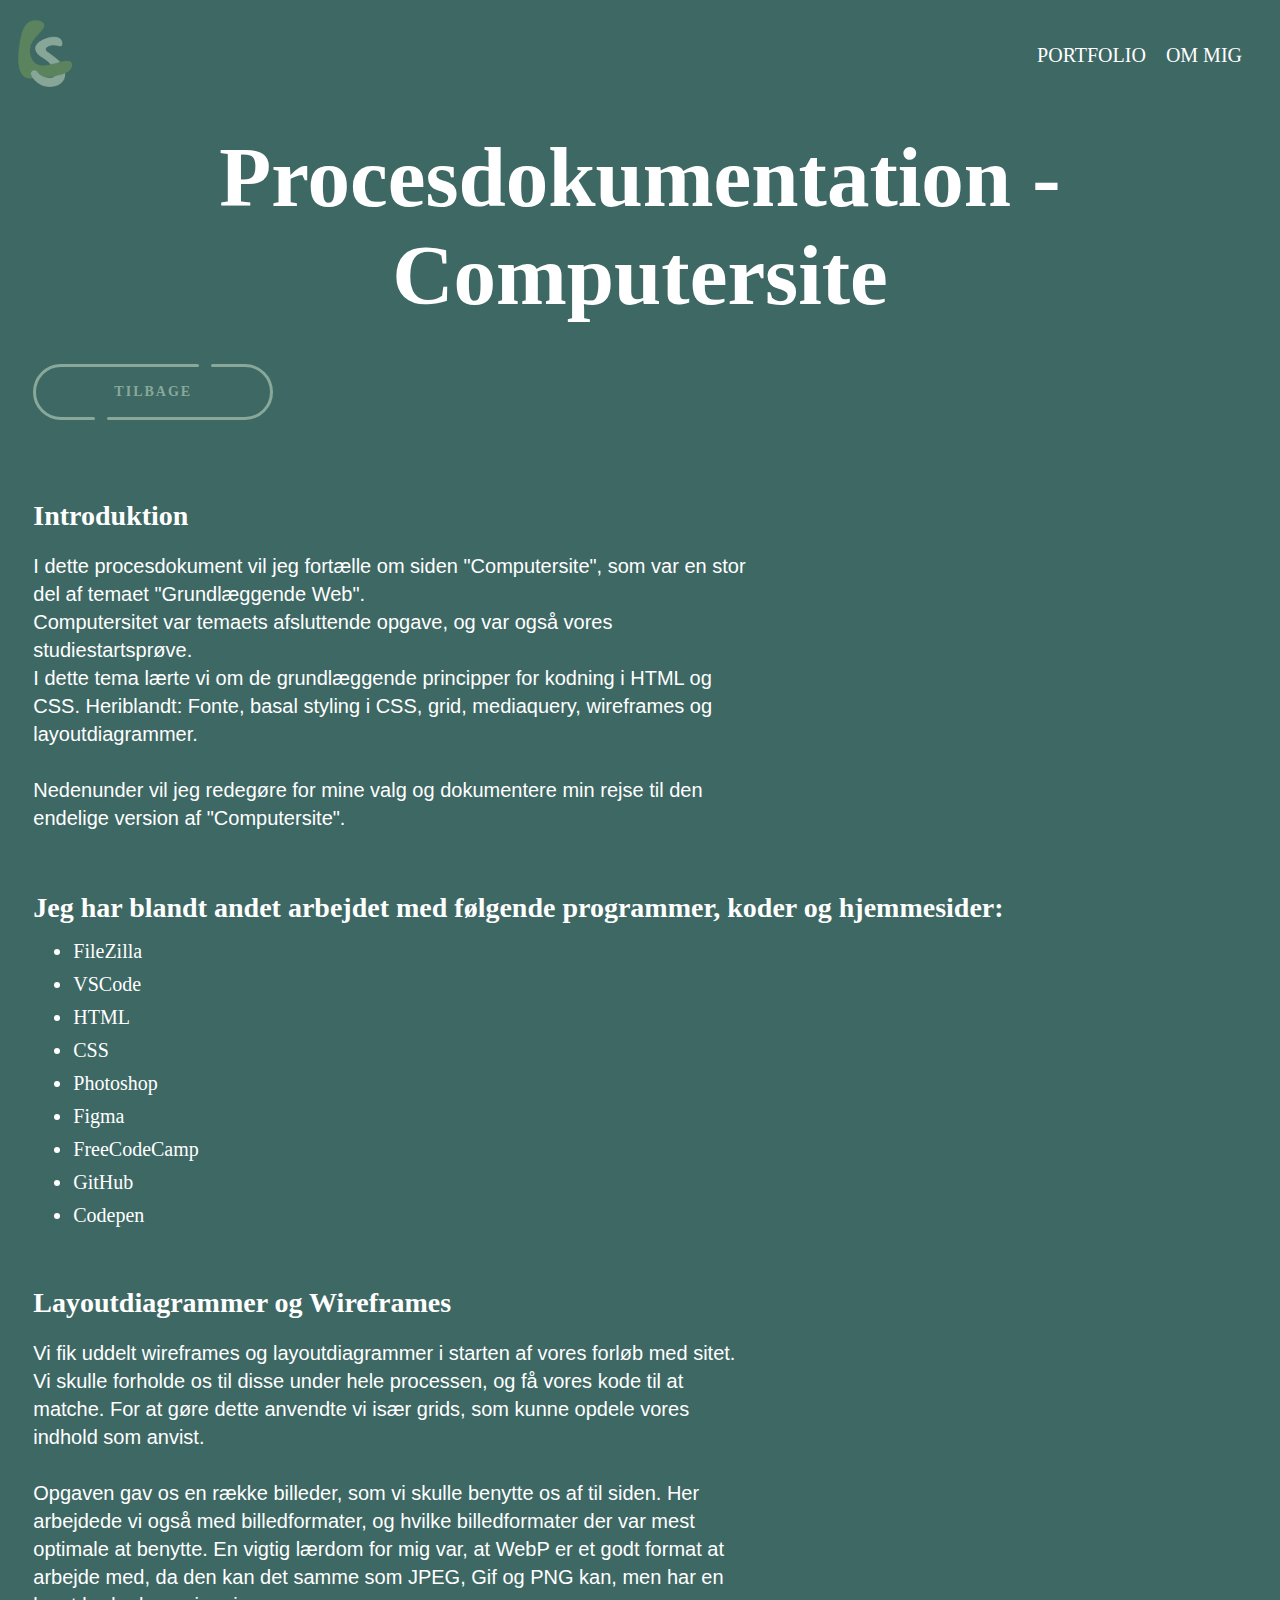
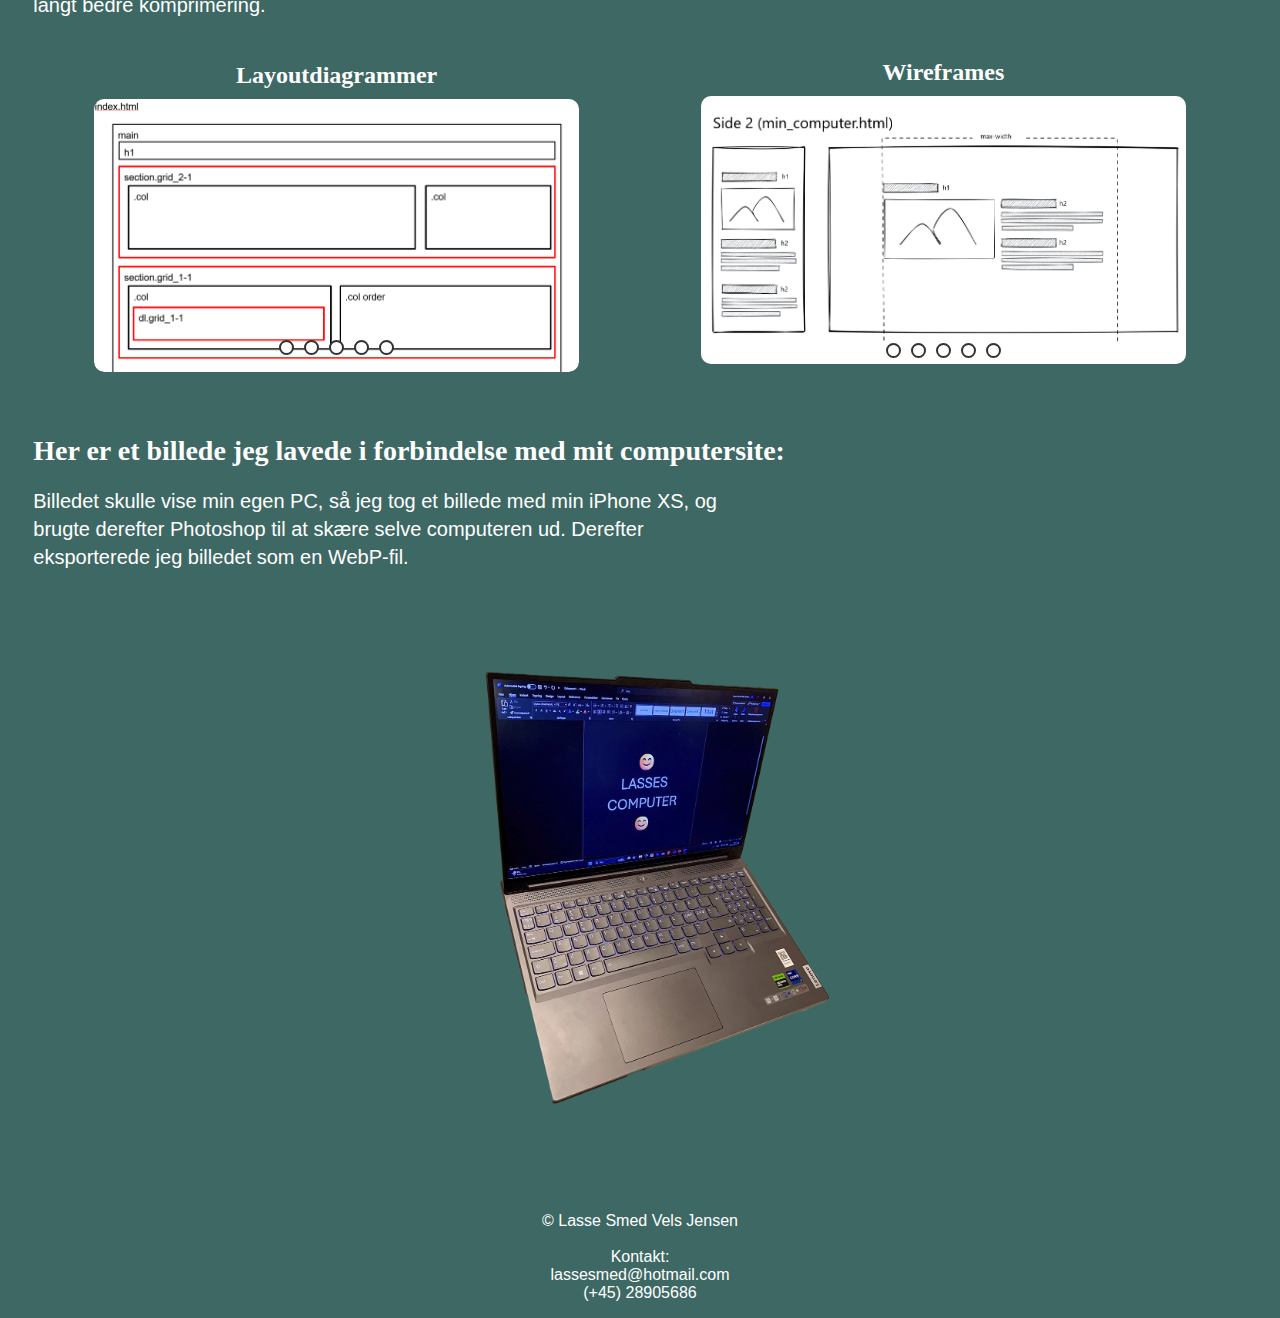
<file: computersite.html>
<!DOCTYPE html>
<html lang="da">

<head>
    <meta charset="UTF-8">
    <meta name="viewport" content="width=device-width, initial-scale=1.0">
    <meta name="robots" content="noindex">
    <link rel="stylesheet" href="general.css">
    <link rel="stylesheet" href="stylesheet.css">
    <link rel="stylesheet" href="stylesheetmobil.css">
    <link rel="icon" href="imgs/Logo4.webp" type="image/webp">
    <title>Computersite proces</title>
</head>

<body>


    <div class="header">
        <a href="index.html">
            <img class="navlogo" src="imgs/Logo4.webp" alt="logo">
        </a>
        <ul class="navlist">
            <li><a href="Portfolio.html">PORTFOLIO</a></li>
            <li><a href="about.html">OM MIG</a></li>
        </ul>
    </div>


    <div class="padding">

        <h1>Procesdokumentation - Computersite</h1>

        <div class="tilbageknap">
            <div class="tilbageknap">
                <a href="Portfolio.html" class="button type--C">
                    <div class="button__line"></div>
                    <div class="button__line"></div>
                    <span class="button__text">TILBAGE</span>
                    <div class="button__drow1"></div>
                    <div class="button__drow2"></div>
                </a>
            </div>
        </div>

        <h2 class="h2pc">Introduktion</h2>

        <p class="ppc">I dette procesdokument vil jeg fortælle om siden "Computersite", som var en stor del af temaet
            "Grundlæggende Web". <br>
            Computersitet var temaets afsluttende opgave, og var også vores studiestartsprøve. <br>
            I dette tema lærte vi om de grundlæggende principper for kodning i HTML og CSS. Heriblandt: Fonte, basal
            styling
            i CSS, grid, mediaquery, wireframes og layoutdiagrammer. <br> <br>
            Nedenunder vil jeg redegøre for mine valg og dokumentere min rejse til den endelige version af
            "Computersite".
        </p>

        <h2 class="h2pc"> Jeg har blandt andet arbejdet med følgende programmer, koder og hjemmesider:</h2>

        <ul>
            <li>FileZilla</li>
            <li>VSCode</li>
            <li>HTML</li>
            <li>CSS</li>
            <li>Photoshop</li>
            <li>Figma</li>
            <li>FreeCodeCamp</li>
            <li>GitHub</li>
            <li>Codepen</li>
        </ul>

        <h2 class="h2pc"> Layoutdiagrammer og Wireframes</h2>
        <p class="ppc">Vi fik uddelt wireframes og layoutdiagrammer i starten af vores forløb med sitet. Vi skulle
            forholde
            os til disse
            under hele processen, og få vores kode til at matche. For at gøre dette anvendte vi især grids, som kunne
            opdele
            vores indhold som anvist. <br> <br>

            Opgaven gav os en række billeder, som vi skulle benytte os af til siden. Her arbejdede vi også med
            billedformater, og hvilke billedformater der var mest optimale at benytte. En vigtig lærdom for mig var, at
            WebP er et godt format at arbejde med, da den kan det samme som JPEG, Gif og PNG kan, men har en langt bedre
            komprimering.
        </p>

        <div class="grid_1_1">
            <div class="slideshow-container">
                <h2>Layoutdiagrammer</h2>
                <div class="slideshow">
                    <input type="radio" name="slideshow1" id="slide1" checked>
                    <input type="radio" name="slideshow1" id="slide2">
                    <input type="radio" name="slideshow1" id="slide3">
                    <input type="radio" name="slideshow1" id="slide4">
                    <input type="radio" name="slideshow1" id="slide5">

                    <div class="slides">
                        <div class="slide" id="slide-1">
                            <img src="imgs/layoutdiagram1.png" alt="Billede 1">
                        </div>
                        <div class="slide" id="slide-2">
                            <img src="imgs/layoutdiagram2.png" alt="Billede 2">
                        </div>
                        <div class="slide" id="slide-3">
                            <img src="imgs/layoutdiagram3.png" alt="Billede 3">
                        </div>
                        <div class="slide" id="slide-4">
                            <img src="imgs/layoutdiagram4.png" alt="Billede 4">
                        </div>
                        <div class="slide" id="slide-5">
                            <img src="imgs/layoutdiagram5.png" alt="Billede 5">
                        </div>

                    </div>

                    <div class="navigation">
                        <label for="slide1" class="nav-btn"></label>
                        <label for="slide2" class="nav-btn"></label>
                        <label for="slide3" class="nav-btn"></label>
                        <label for="slide4" class="nav-btn"></label>
                        <label for="slide5" class="nav-btn"></label>
                    </div>
                </div>
            </div>



            <div class="slideshow-container">
                <h2>Wireframes</h2>
                <div class="slideshow">
                    <input type="radio" name="slideshow2" id="slide1-2" checked>
                    <input type="radio" name="slideshow2" id="slide2-2">
                    <input type="radio" name="slideshow2" id="slide3-2">
                    <input type="radio" name="slideshow2" id="slide4-2">
                    <input type="radio" name="slideshow2" id="slide5-2">

                    <div class="slides">
                        <div class="slide" id="slide-1-2">
                            <img src="imgs/wireframe1.png" alt="Billede 1">
                        </div>
                        <div class="slide" id="slide-2-2">
                            <img src="imgs/wireframe2.png" alt="Billede 2">
                        </div>
                        <div class="slide" id="slide-3-2">
                            <img src="imgs/wireframe3.png" alt="Billede 3">
                        </div>
                        <div class="slide" id="slide-4-2">
                            <img src="imgs/wireframe4.png" alt="Billede 4">
                        </div>
                        <div class="slide" id="slide-5-2">
                            <img src="imgs/wireframe5.png" alt="Billede 5">
                        </div>
                    </div>

                    <div class="navigation">
                        <label for="slide1-2" class="nav-btn"></label>
                        <label for="slide2-2" class="nav-btn"></label>
                        <label for="slide3-2" class="nav-btn"></label>
                        <label for="slide4-2" class="nav-btn"></label>
                        <label for="slide5-2" class="nav-btn"></label>
                    </div>
                </div>
            </div>

        </div>



        <h2 class="h2pc">Her er et billede jeg lavede i forbindelse med mit computersite:</h2>
        <p class="ppc">Billedet skulle vise min egen PC, så jeg tog et billede med min iPhone XS, og brugte derefter
            Photoshop til
            at
            skære selve computeren ud. Derefter eksporterede jeg billedet som en WebP-fil.</p>


        <img class="pc" src="imgs/Lassescomputercut.webp" alt="">
    </div>


    <footer>

        <p> © Lasse Smed Vels Jensen <br><br>
            Kontakt: <br>
            lassesmed@hotmail.com <br>
            (+45) 28905686</p>
    </footer>

</body>

</html>
</file>
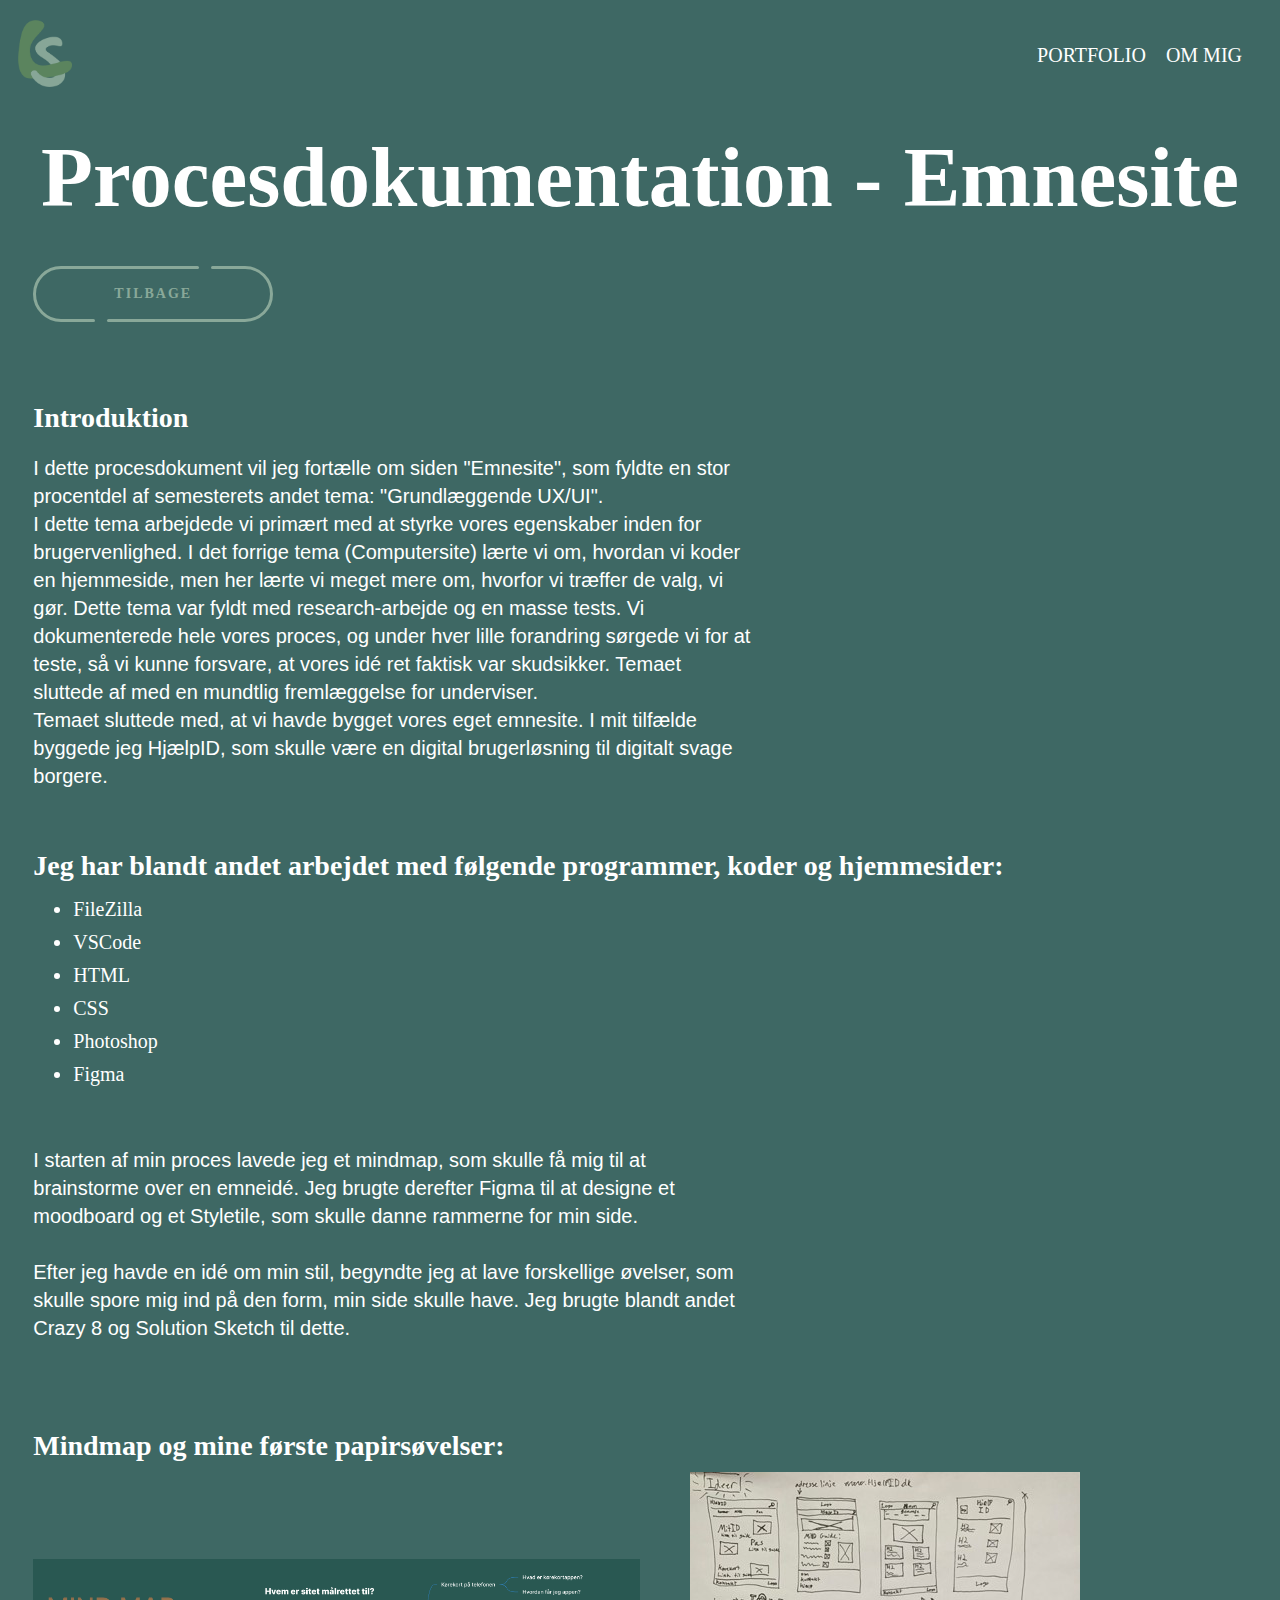
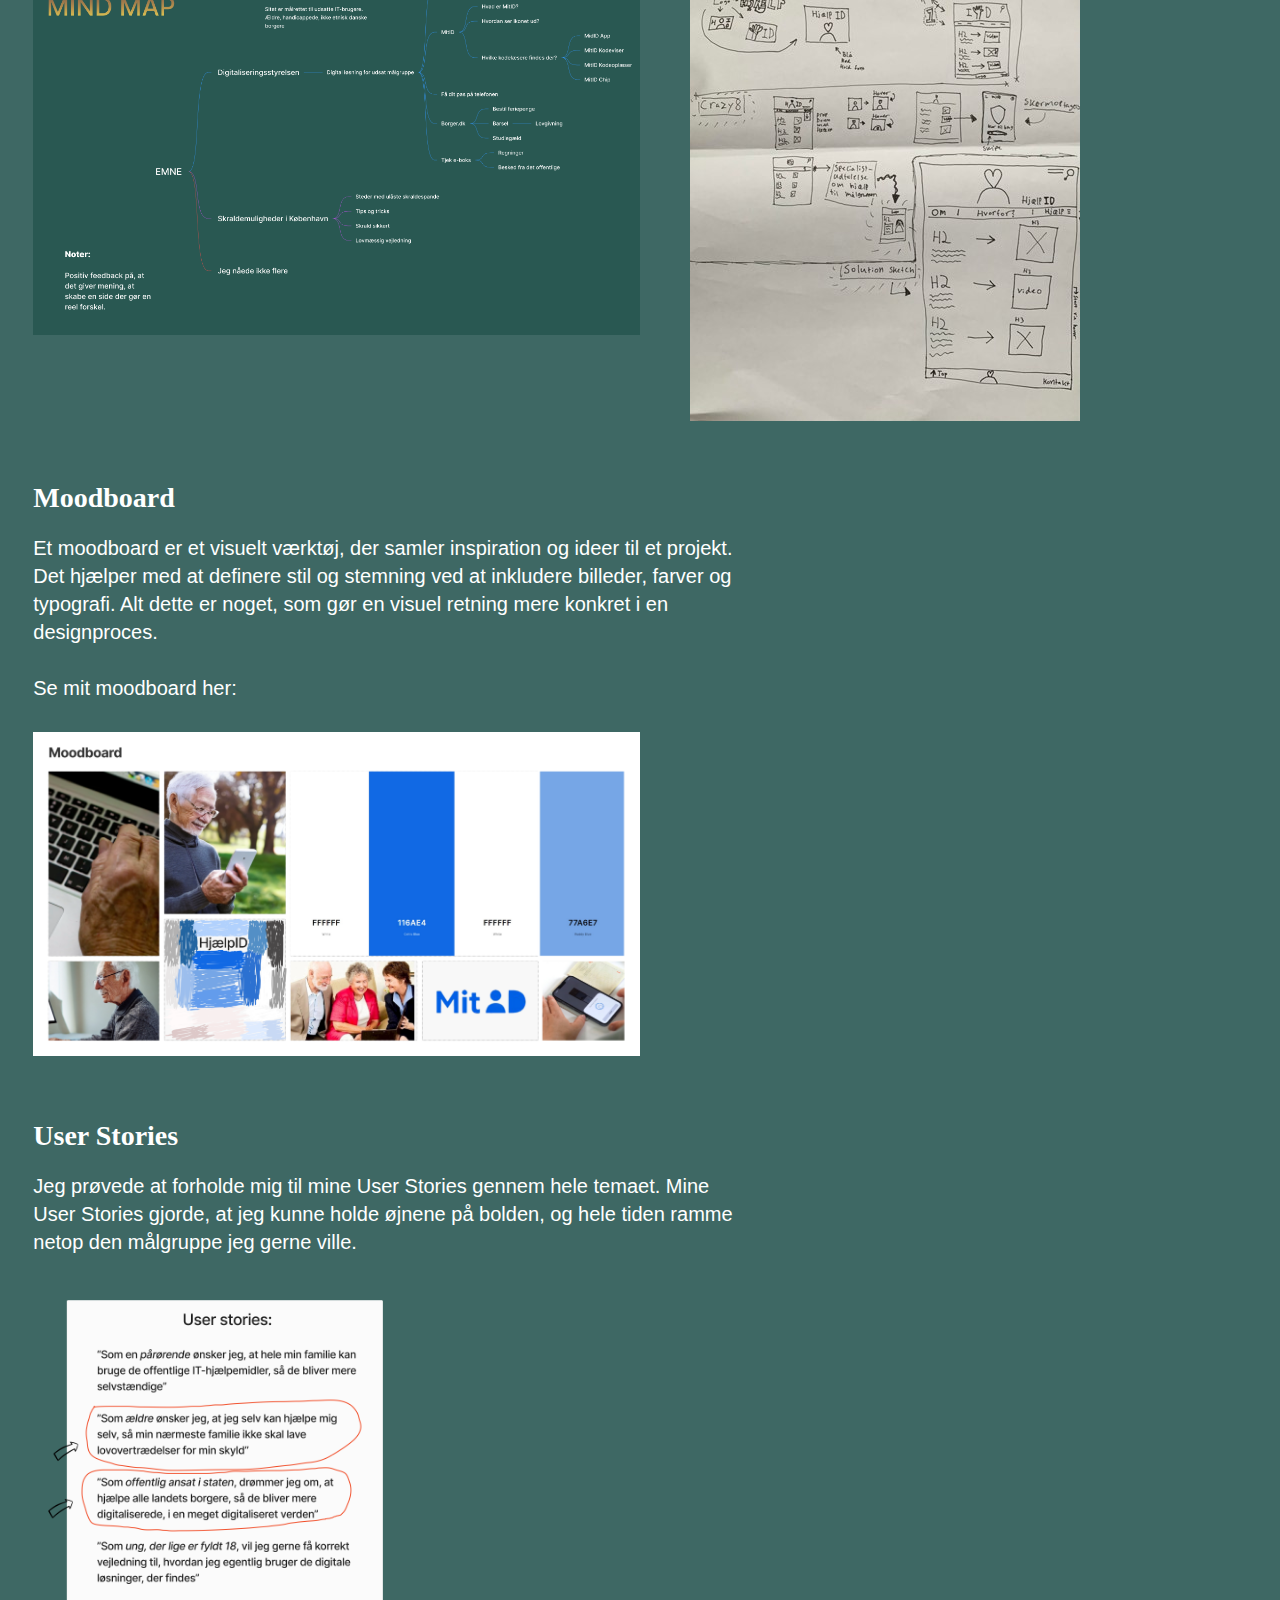
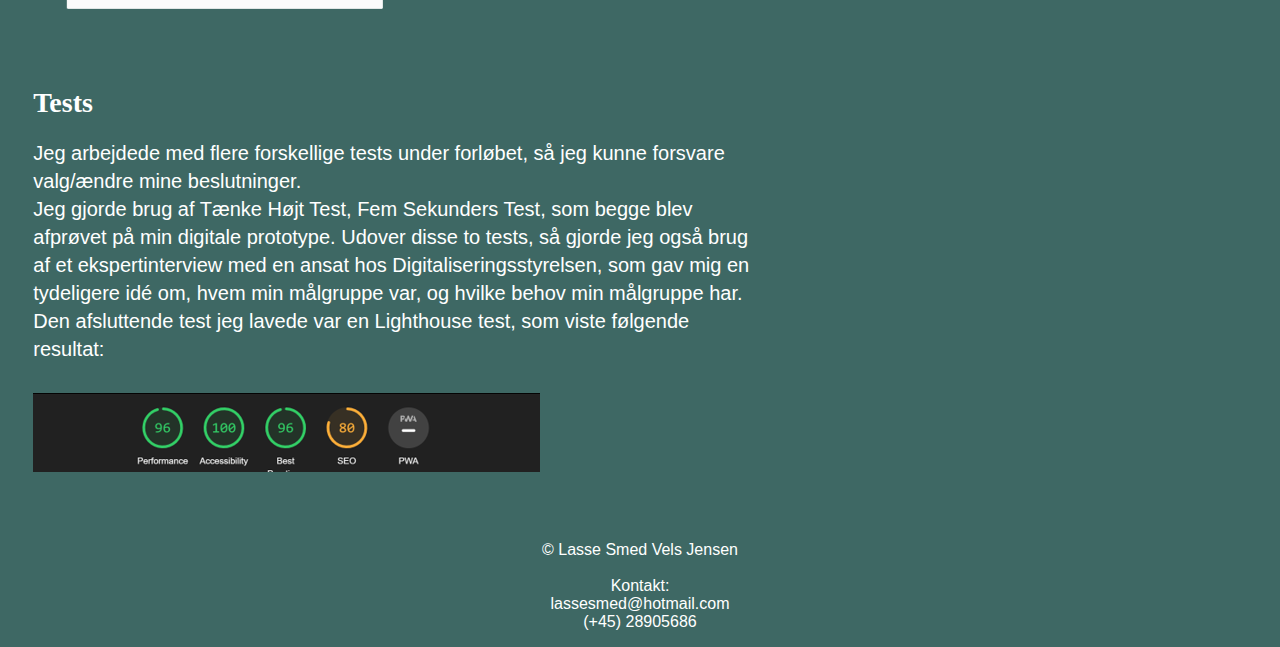
<file: emnesite.html>
<!DOCTYPE html>
<html lang="da">

<head>
    <meta charset="UTF-8">
    <meta name="viewport" content="width=device-width, initial-scale=1.0">
    <meta name="robots" content="noindex">
    <link rel="stylesheet" href="general.css">
    <link rel="stylesheet" href="stylesheet.css">
    <link rel="stylesheet" href="stylesheetmobil.css">
    <link rel="icon" href="imgs/Logo4.webp" type="image/webp">
    <title>Emnesite proces</title>
</head>

<body>


    <div class="header">
        <a href="index.html">
            <img class="navlogo" src="imgs/Logo4.webp" alt="logo">
        </a>
        <ul class="navlist">
            <li><a href="Portfolio.html">PORTFOLIO</a></li>
            <li><a href="about.html">OM MIG</a></li>
        </ul>
    </div>


    <div class="padding">

        <h1>Procesdokumentation - Emnesite</h1>

        <div class="tilbageknap">
            <div class="tilbageknap">
                <a href="Portfolio.html" class="button type--C">
                    <div class="button__line"></div>
                    <div class="button__line"></div>
                    <span class="button__text">TILBAGE</span>
                    <div class="button__drow1"></div>
                    <div class="button__drow2"></div>
                </a>
            </div>
        </div>

        <h2 class="h2pc">Introduktion</h2>

        <p class="ppc">I dette procesdokument vil jeg fortælle om siden "Emnesite", som fyldte en stor procentdel af
            semesterets andet tema: "Grundlæggende UX/UI".
            <br>
            I dette tema arbejdede vi primært med at styrke vores egenskaber inden for brugervenlighed. I det forrige
            tema (Computersite) lærte vi om, hvordan vi koder en hjemmeside, men her lærte vi meget mere om, hvorfor vi
            træffer de valg, vi gør. Dette tema var fyldt med research-arbejde og en masse tests. Vi dokumenterede hele
            vores proces, og under hver lille forandring sørgede vi for at teste, så vi kunne forsvare, at vores idé ret
            faktisk var skudsikker. Temaet sluttede af med en mundtlig fremlæggelse for underviser. <br>

            Temaet sluttede med, at vi havde bygget vores eget emnesite. I mit tilfælde byggede jeg HjælpID, som skulle
            være en digital brugerløsning til digitalt svage borgere.
        </p>

        <h2 class="h2pc"> Jeg har blandt andet arbejdet med følgende programmer, koder og hjemmesider:</h2>

        <ul>
            <li>FileZilla</li>
            <li>VSCode</li>
            <li>HTML</li>
            <li>CSS</li>
            <li>Photoshop</li>
            <li>Figma</li>


        </ul>
        <p class="ppc">I starten af min proces lavede jeg et mindmap, som skulle få mig til at brainstorme over en
            emneidé. Jeg brugte derefter Figma til at designe et moodboard og et Styletile, som skulle danne rammerne
            for min side. <br><br>

            Efter jeg havde en idé om min stil, begyndte jeg at lave forskellige øvelser, som skulle spore mig ind på
            den
            form, min side skulle have. Jeg brugte blandt andet Crazy 8 og Solution Sketch til dette. <br><br>


        </p>

        <h2 class="h2pc">Mindmap og mine første papirsøvelser:</h2>
        <div class="grid_1_1">

            <img class="mindmap" src="imgs/mindmap.png" alt="mindmap">
            <img class="papir" src="imgs/Billede1.jpg" alt="papirsøvelser">
        </div>

        <h2 class="h2pc">Moodboard</h2>
        <p class="ppc">Et moodboard er et visuelt værktøj, der samler inspiration og ideer til et projekt. Det hjælper
            med at
            definere stil og
            stemning ved at inkludere billeder, farver og typografi. Alt dette er noget, som gør en visuel retning mere
            konkret i en designproces. <br><br>

            Se mit moodboard her:</p>
        <img class="moodboard" src="imgs/moodboard.png" alt="moodboard">

        <h2 class="h2pc">User Stories</h2>

        <p class="ppc">Jeg prøvede at forholde mig til mine User Stories gennem hele temaet. Mine User Stories gjorde,
            at jeg kunne holde øjnene på bolden, og hele tiden ramme netop den målgruppe jeg gerne ville.</p>

        <img class="userstories" src="imgs/userstories.png" alt="User Stories">


        <h2 class="h2pc">Tests</h2>

        <p class="ppc">Jeg arbejdede med flere forskellige tests under forløbet, så jeg kunne forsvare valg/ændre mine
            beslutninger. <br>
            Jeg gjorde brug af Tænke Højt Test, Fem Sekunders Test, som begge blev afprøvet på min digitale prototype.
            Udover disse to tests, så gjorde jeg også brug af et ekspertinterview med en ansat hos
            Digitaliseringsstyrelsen, som gav mig en tydeligere idé om, hvem min målgruppe var, og hvilke behov min
            målgruppe har. Den afsluttende test jeg lavede var en Lighthouse test, som viste følgende resultat:</p>

        <img class="lighthouse" src="imgs/emnesitelighthouse.png" alt="Lighthousetest">

    </div>

    <footer>

        <p> © Lasse Smed Vels Jensen <br><br>
            Kontakt: <br>
            lassesmed@hotmail.com <br>
            (+45) 28905686</p>
    </footer>
</body>

</html>
</file>
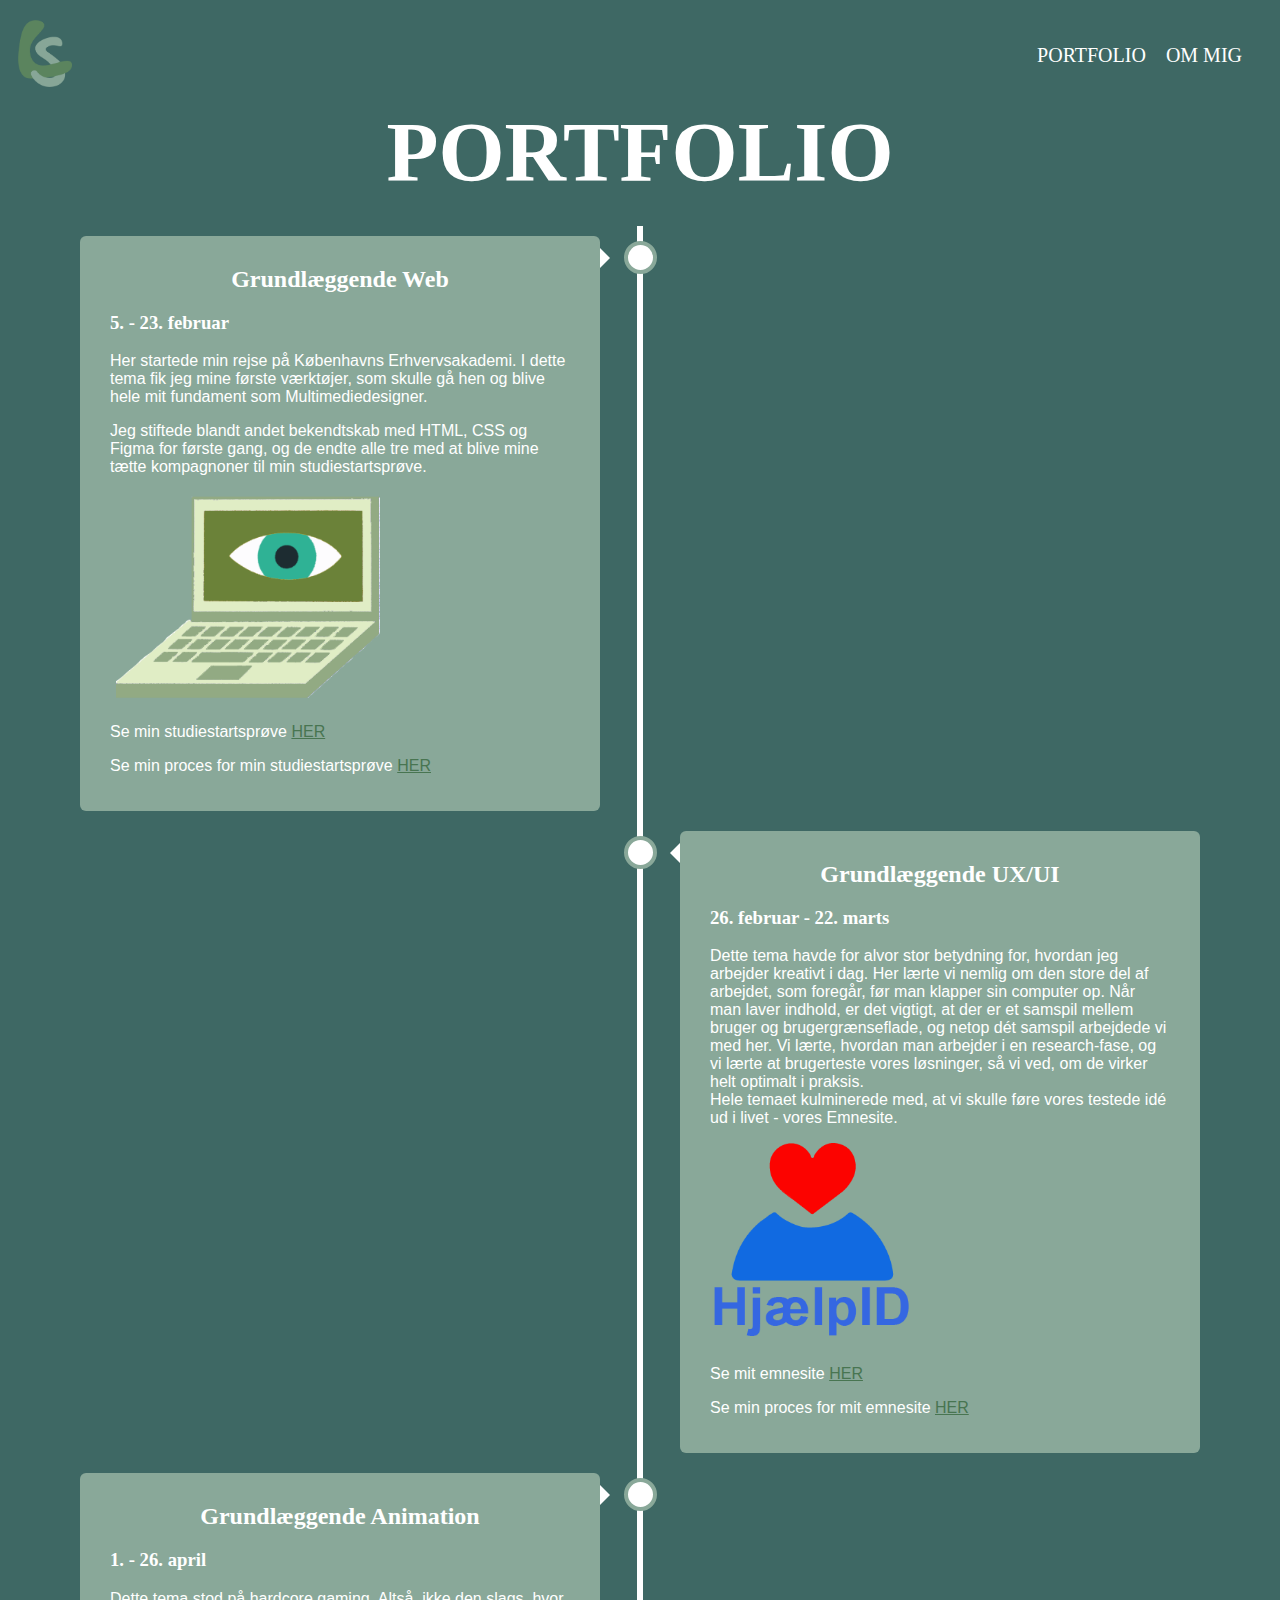
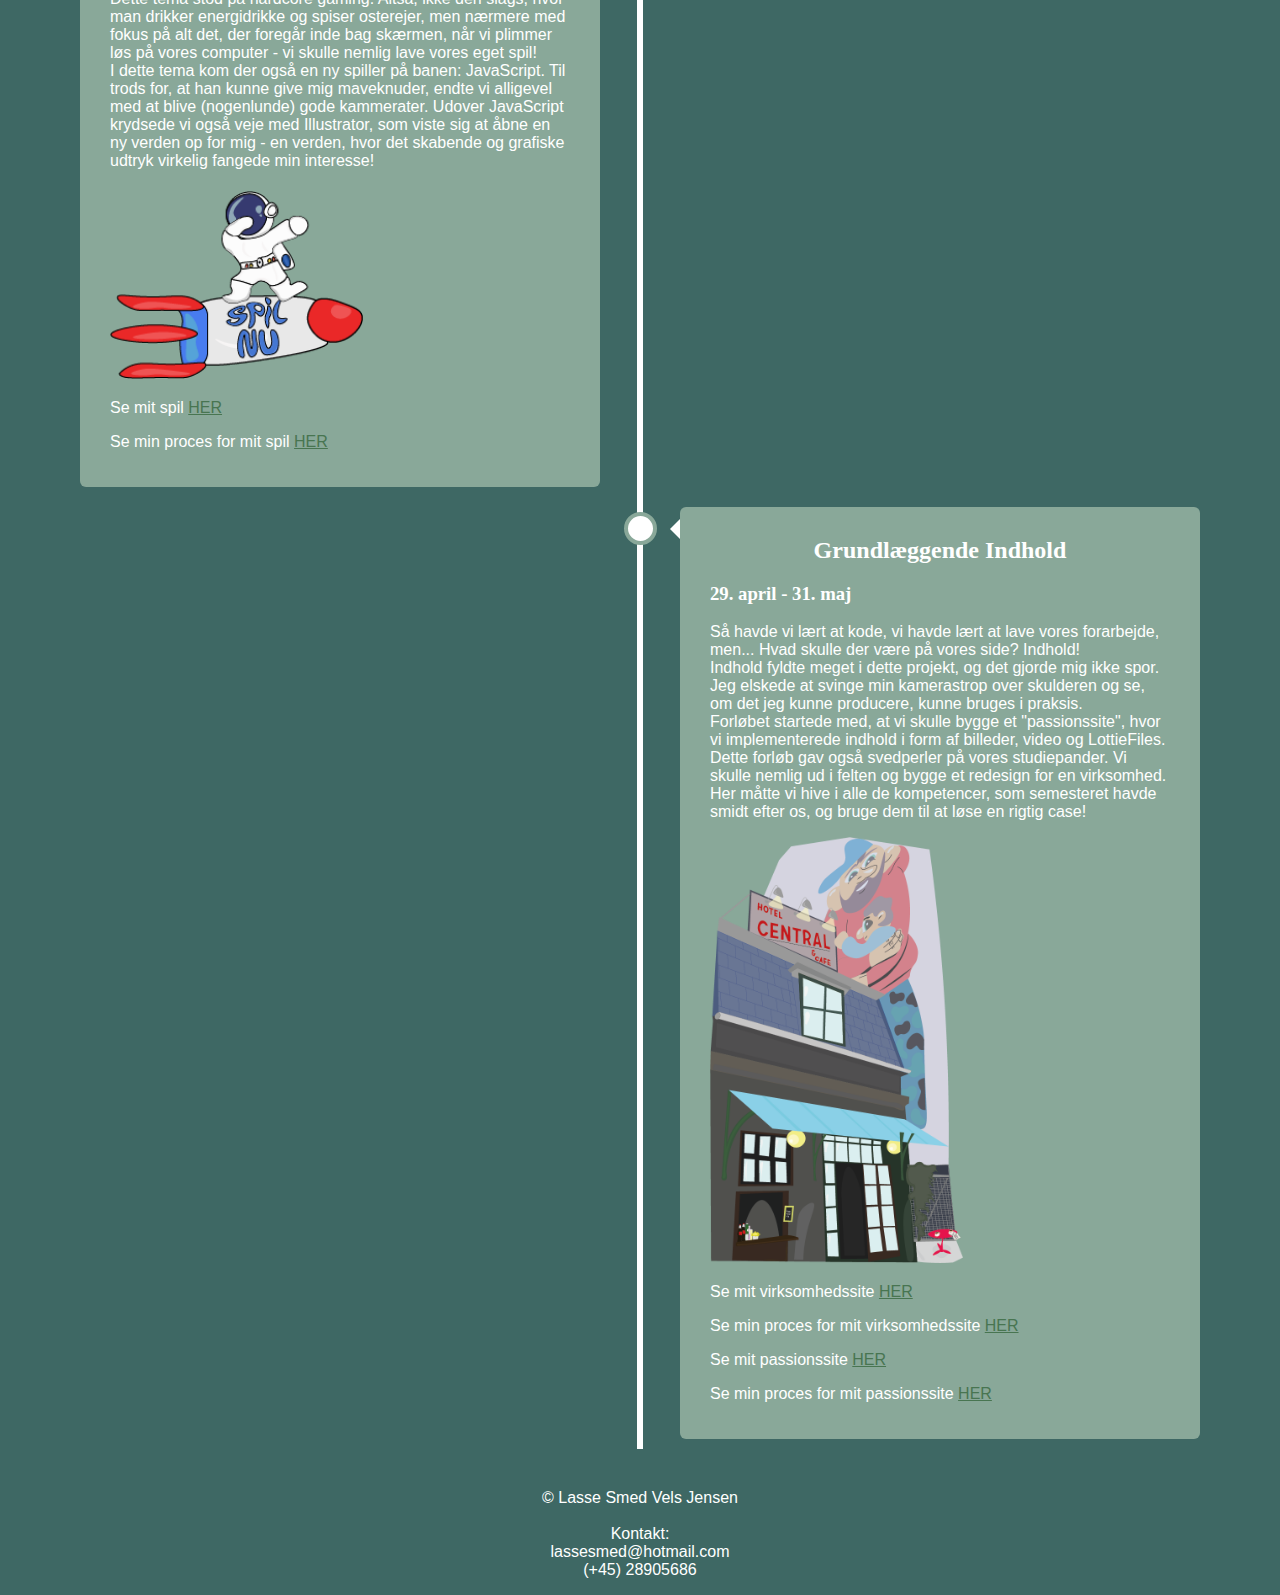
<file: Portfolio.html>
<!DOCTYPE html>
<html lang="da">

<head>
    <meta charset="UTF-8">
    <meta name="viewport" content="width=device-width, initial-scale=1.0">
    <meta name="robots" content="noindex">
    <link rel="stylesheet" href="general.css">
    <link rel="stylesheet" href="stylesheet.css">
    <link rel="stylesheet" href="stylesheetmobil.css">
    <link rel="icon" href="imgs/Logo4.webp" type="image/webp">
    <title>Portfolio</title>
</head>

<body>
    <div class="header">
        <a href="index.html">
            <img class="navlogo" src="imgs/Logo4.webp" alt="logo">
        </a>
        <ul class="navlist">
            <li><a href="Portfolio.html">PORTFOLIO</a></li>
            <li><a href="about.html">OM MIG</a></li>
        </ul>
    </div>

    <h1 class="portfolioh1">PORTFOLIO</h1>


    <div class="timeline">
        <div class="container left">
            <div class="content">
                <h2>Grundlæggende Web</h2>
                <h3>5. - 23. februar</h3>

                <p>Her startede min rejse på Københavns Erhvervsakademi. I dette tema fik jeg mine første
                    værktøjer, som
                    skulle gå hen og blive hele mit fundament som Multimediedesigner.</p>
                <p>Jeg stiftede blandt andet bekendtskab med HTML, CSS og Figma for første gang, og de endte
                    alle tre med at
                    blive mine tætte kompagnoner til min studiestartsprøve.</p>


                <img class="studiestart" src="imgs/studiestartsprøvelasse.png" alt="Grundlæggende Web Logo">





                <p>Se min studiestartsprøve <a href="https://lassesmed.dk/kea/02_web/01_website/website/index.html"
                        target="_blank">HER</a></p>

                <p>Se min proces for min studiestartsprøve <a href="computersite.html" class="highlight-link">HER</a>
                </p>

            </div>
        </div>

        <div class="container right">
            <div class="content">
                <h2>Grundlæggende UX/UI</h2>
                <h3>26. februar - 22. marts</h3>
                <p>Dette tema havde for alvor stor betydning for, hvordan jeg arbejder kreativt i dag. Her lærte vi
                    nemlig om den store del af arbejdet, som foregår, før man klapper sin computer op. Når man laver
                    indhold, er det vigtigt, at der er et samspil mellem bruger og brugergrænseflade, og netop dét
                    samspil arbejdede vi med her. Vi lærte, hvordan man arbejder i en research-fase, og vi lærte at
                    brugerteste vores løsninger, så vi ved, om de virker helt optimalt i praksis. <br>
                    Hele temaet kulminerede med, at vi skulle føre vores testede idé ud i livet - vores Emnesite.</p>

                <img class="hjaelpid" src="imgs/hjaelplogo.png" alt="HjaelpID Logo">

                <p>Se mit emnesite <a href="https://lassesmed.dk/kea/02_web/02_emnesite/index.html"
                        target="_blank">HER</a>
                </p>

                <p>Se min proces for mit emnesite <a href="emnesite.html" class="highlight-link">HER</a></p>



            </div>
        </div>
        <div class="container left">
            <div class="content">
                <h2>Grundlæggende Animation</h2>
                <h3>1. - 26. april</h3>
                <p>Dette tema stod på hardcore gaming. Altså, ikke den slags, hvor man drikker energidrikke og spiser
                    osterejer, men nærmere med fokus på alt det, der foregår inde bag skærmen, når vi plimmer løs på
                    vores computer - vi skulle nemlig lave vores eget spil!
                    <br>
                    I dette tema kom der også en ny spiller på banen: JavaScript. Til trods for, at han kunne give mig
                    maveknuder, endte vi alligevel med at blive (nogenlunde) gode kammerater. Udover JavaScript krydsede
                    vi også veje med Illustrator, som viste sig at åbne en ny verden op for mig - en verden, hvor det
                    skabende og grafiske udtryk virkelig fangede min interesse!
                </p>

                <img class="spil" src="imgs/Rummand.webp" alt="Spilfigur">

                <p>Se mit spil <a href="https://lassesmed.dk/kea/04_animation/website/spil.html" target="_blank">HER</a>
                </p>

                <p>Se min proces for mit spil <a href="spil.html" class="highlight-link">HER</a></p>


            </div>
        </div>
        <div class="container right">
            <div class="content">
                <h2>Grundlæggende Indhold</h2>
                <h3>29. april - 31. maj</h3>
                <p>Så havde vi lært at kode, vi havde lært at lave vores forarbejde, men... Hvad skulle der være på
                    vores side? Indhold! <br>
                    Indhold fyldte meget i dette projekt, og det gjorde mig ikke spor. Jeg elskede at svinge min
                    kamerastrop over skulderen og se, om det jeg kunne producere, kunne bruges i praksis. <br>
                    Forløbet startede med, at vi skulle bygge et "passionssite", hvor vi implementerede indhold i form
                    af billeder, video og LottieFiles. <br>
                    Dette forløb gav også svedperler på vores studiepander. Vi skulle nemlig ud i felten og bygge et
                    redesign for en virksomhed. Her måtte vi hive i alle de kompetencer, som semesteret havde smidt
                    efter os, og bruge dem til at løse en rigtig case! <br>
                </p>

                <img class="central" src="imgs/central.png" alt="Central Hotel og Cafe Illustration">

                <p>Se mit virksomhedssite <a href="https://lassesmed.dk/kea/05_indhold/centralhotelogcafe/"
                        target="_blank">HER</a></p>

                <p>Se min proces for mit virksomhedssite <a href="virksomhedssite.html" class="highlight-link">HER</a>
                </p>

                <p>Se mit passionssite <a href="https://lassesmed.dk/kea/05_indhold/passionssite/"
                        target="_blank">HER</a></p>

                <p>Se min proces for mit passionssite <a href="passionssite.html" class="highlight-link">HER</a></p>



            </div>
        </div>
    </div>


    <footer>

        <p> © Lasse Smed Vels Jensen <br><br>
            Kontakt: <br>
            lassesmed@hotmail.com <br>
            (+45) 28905686</p>
    </footer>
</body>
</file>
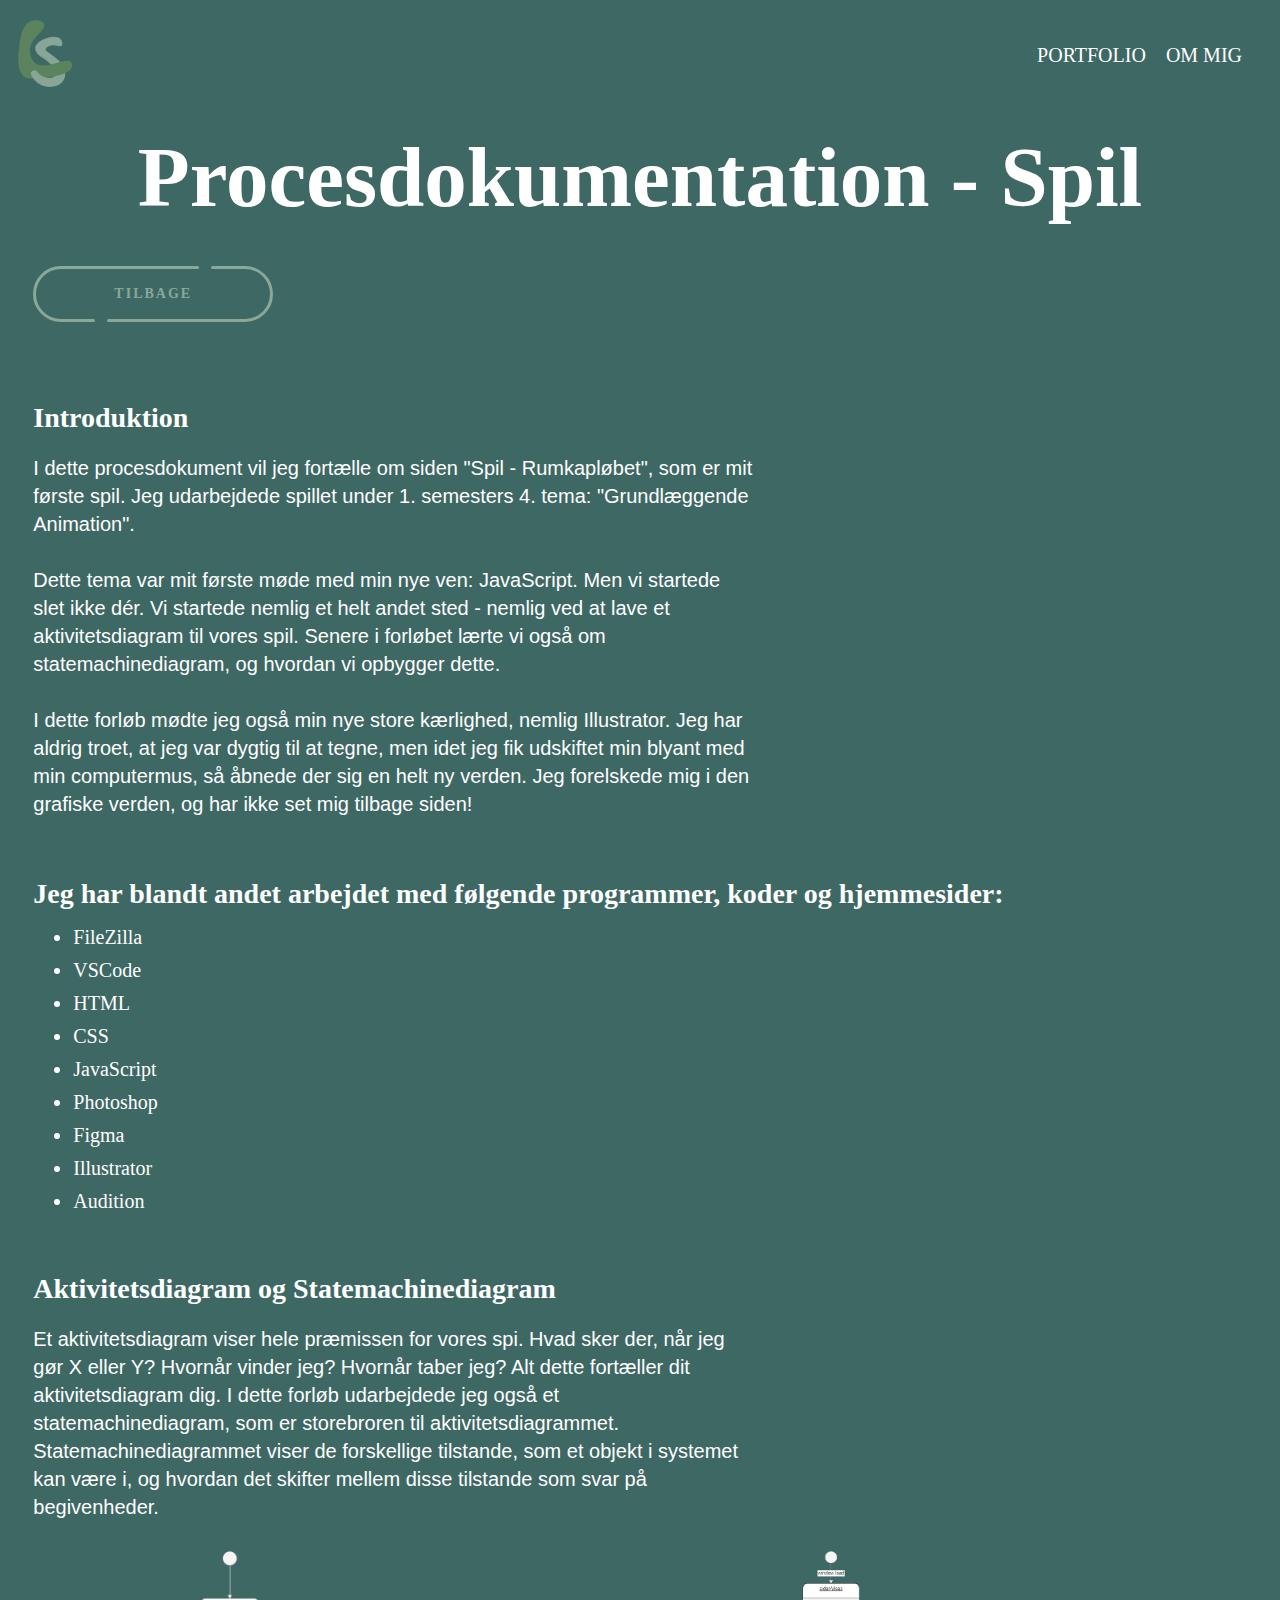
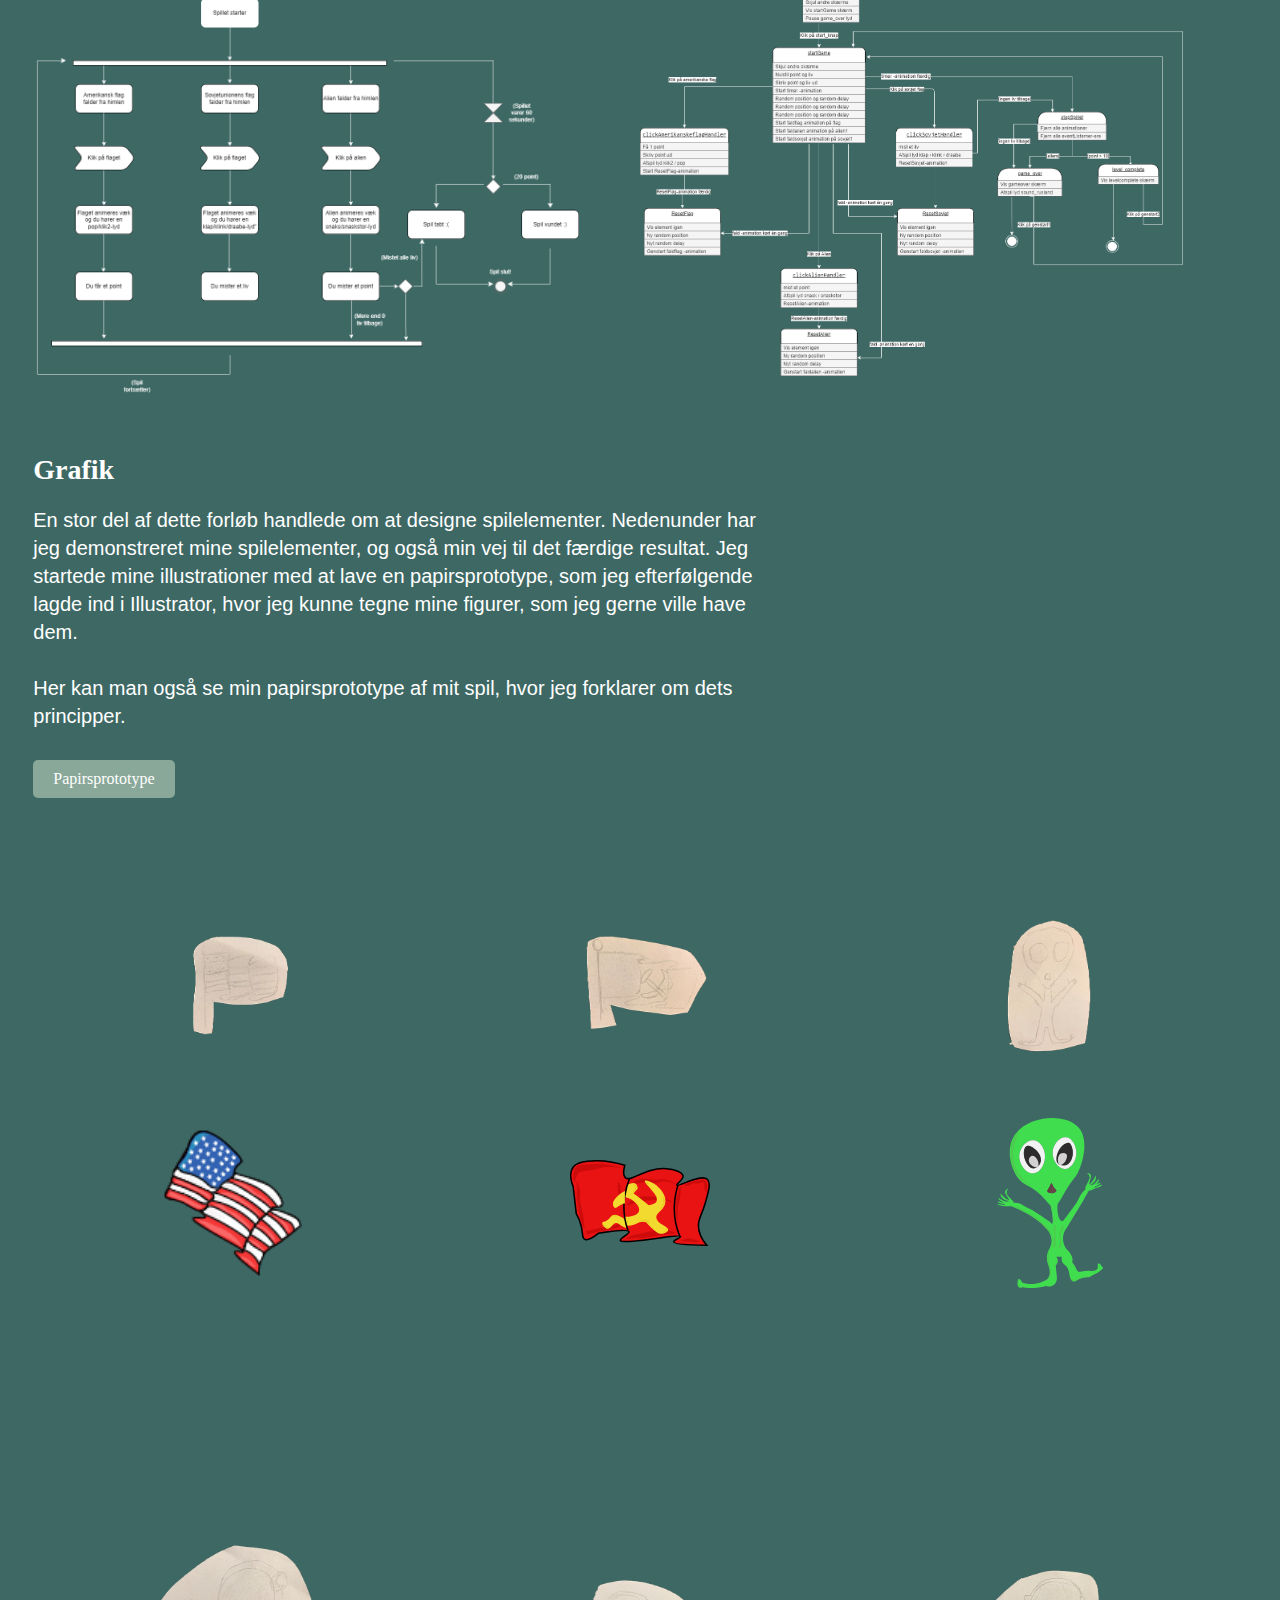
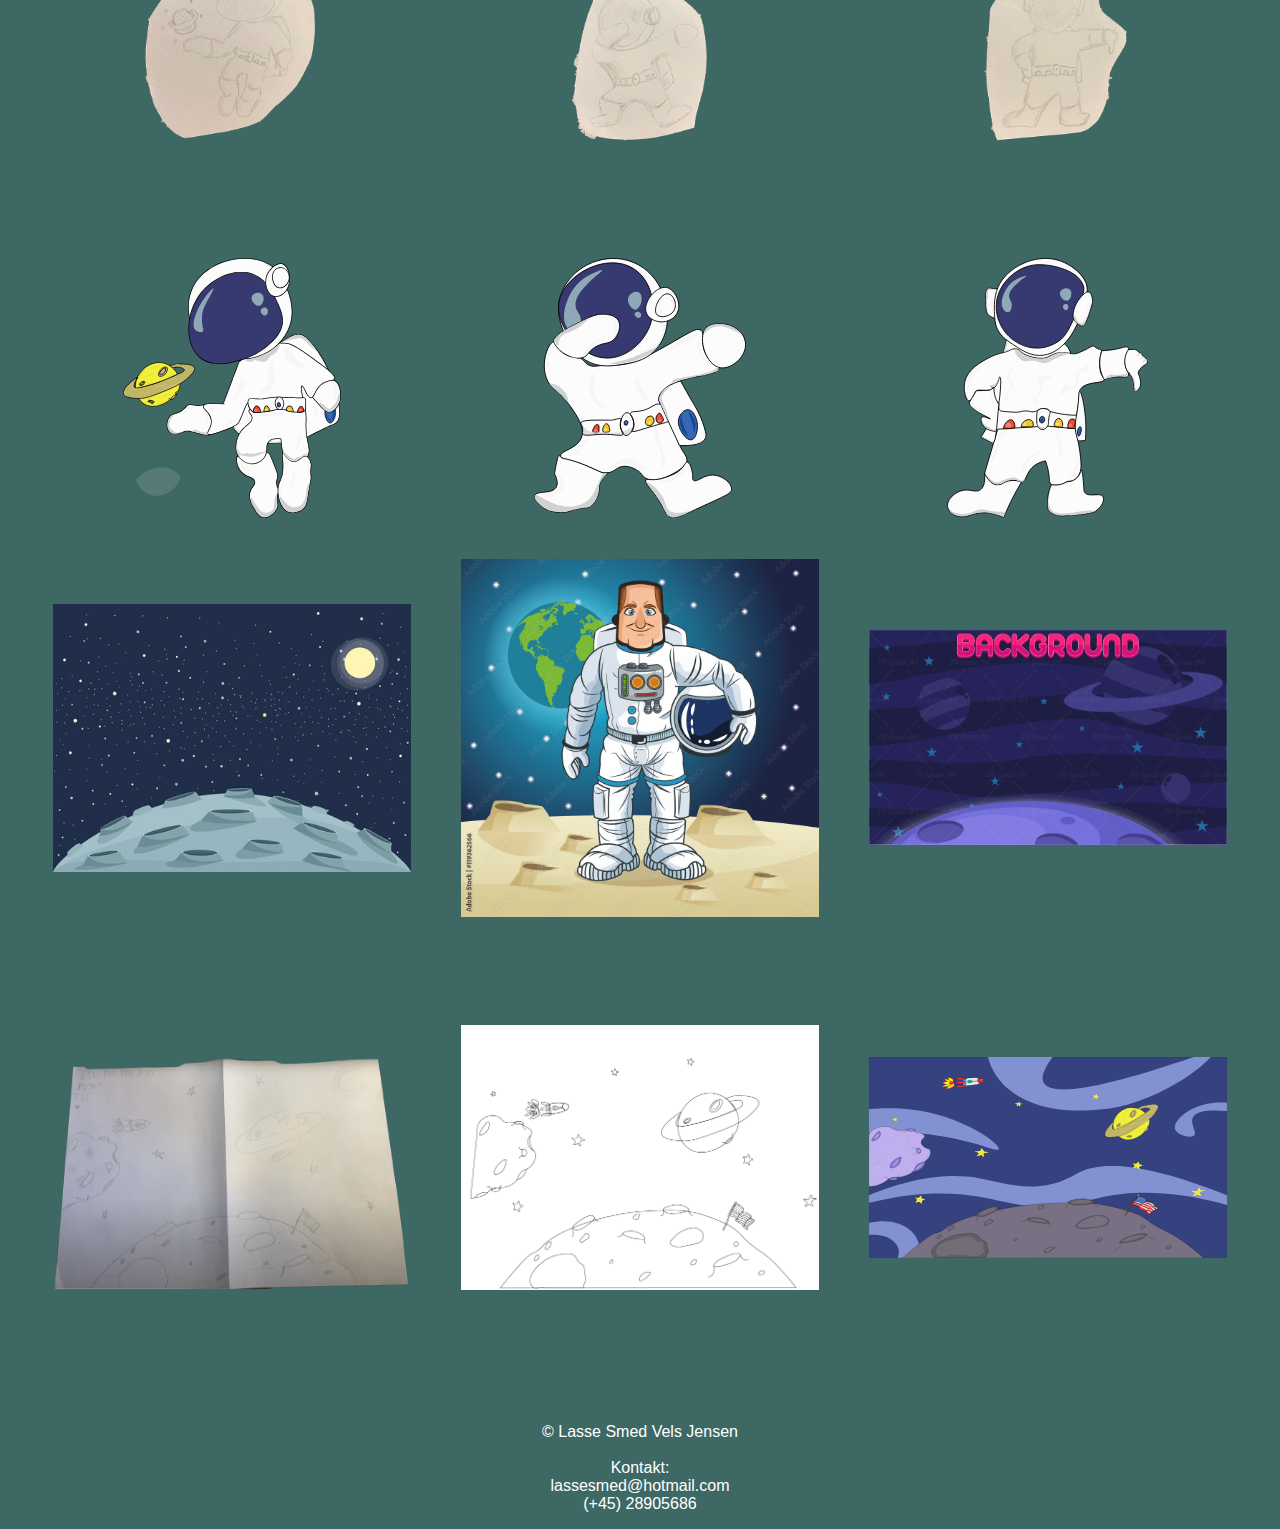
<file: spil.html>
<!DOCTYPE html>
<html lang="da">

<head>
    <meta charset="UTF-8">
    <meta name="viewport" content="width=device-width, initial-scale=1.0">
    <meta name="robots" content="noindex">
    <link rel="stylesheet" href="general.css">
    <link rel="stylesheet" href="stylesheet.css">
    <link rel="stylesheet" href="stylesheetmobil.css">
    <link rel="icon" href="imgs/Logo4.webp" type="image/webp">
    <title>Spil proces</title>
</head>

<body>

    <div class="header">
        <a href="index.html">
            <img class="navlogo" src="imgs/Logo4.webp" alt="logo">
        </a>
        <ul class="navlist">
            <li><a href="Portfolio.html">PORTFOLIO</a></li>
            <li><a href="about.html">OM MIG</a></li>
        </ul>
    </div>


    <div class="padding">

        <h1>Procesdokumentation - Spil</h1>

        <div class="tilbageknap">
            <div class="tilbageknap">
                <a href="Portfolio.html" class="button type--C">
                    <div class="button__line"></div>
                    <div class="button__line"></div>
                    <span class="button__text">TILBAGE</span>
                    <div class="button__drow1"></div>
                    <div class="button__drow2"></div>
                </a>
            </div>
        </div>

        <h2 class="h2pc">Introduktion</h2>

        <p class="ppc"> I dette procesdokument vil jeg fortælle om siden "Spil - Rumkapløbet", som er mit første spil.
            Jeg
            udarbejdede spillet under 1. semesters 4. tema: "Grundlæggende Animation". <br><br>

            Dette tema var mit første møde med min nye ven: JavaScript. Men vi startede slet ikke dér. Vi startede
            nemlig et helt andet sted - nemlig ved at lave et aktivitetsdiagram til vores spil. Senere i forløbet lærte
            vi også om statemachinediagram, og hvordan vi opbygger dette. <br><br>

            I dette forløb mødte jeg også min nye store kærlighed, nemlig Illustrator. Jeg har aldrig troet, at jeg var
            dygtig til at tegne, men idet jeg fik udskiftet min blyant med min computermus, så åbnede der sig en helt ny
            verden. Jeg forelskede mig i den grafiske verden, og har ikke set mig tilbage siden! </p>

        <h2 class="h2pc"> Jeg har blandt andet arbejdet med følgende programmer, koder og hjemmesider:</h2>

        <ul>
            <li>FileZilla</li>
            <li>VSCode</li>
            <li>HTML</li>
            <li>CSS</li>
            <li>JavaScript</li>
            <li>Photoshop</li>
            <li>Figma</li>
            <li>Illustrator</li>
            <li>Audition</li>
        </ul>

        <h2 class="h2pc">Aktivitetsdiagram og Statemachinediagram</h2>

        <p class="ppc">Et aktivitetsdiagram viser hele
            præmissen for vores spi. Hvad sker der, når jeg gør X eller Y? Hvornår vinder jeg? Hvornår taber jeg? Alt
            dette fortæller dit aktivitetsdiagram dig. I dette forløb udarbejdede jeg også et statemachinediagram, som
            er storebroren til aktivitetsdiagrammet. Statemachinediagrammet viser de forskellige tilstande, som et
            objekt i systemet kan være i, og hvordan det skifter mellem disse tilstande som svar på
            begivenheder.</p>

        <div class="grid_1_1">

            <img class="aktivitetsdiagram" src="imgs/aktivitetsdiagram.png" alt="aktivitetsdiagram">
            <img class="statemachinediagram" src="imgs/Statemachinediagram.png" alt="Statemachinediagram">
        </div>


        <h2 class="h2pc">Grafik</h2>

        <p class="ppc">En stor del af dette forløb handlede om at designe spilelementer. Nedenunder har jeg
            demonstreret mine
            spilelementer, og også min vej til det færdige resultat. Jeg startede mine illustrationer med at lave en
            papirsprototype, som jeg efterfølgende lagde ind i Illustrator, hvor jeg kunne tegne mine figurer, som jeg
            gerne ville have dem. <br><br>

            Her kan man også se min papirsprototype af mit spil, hvor jeg forklarer om dets principper.</p>


        <a href="https://youtu.be/PA7OYrvlgnk?si=SV8T5sy_-lyBp4qq" class="spilknap" target="_blank">Papirsprototype</a>




        <div class="grid_1_1_1">

            <div>
                <img class="række1" src='imgs/spilbilleder/usaflag1.png' alt="USA">
            </div>

            <div>
                <img class="række1" src='imgs/spilbilleder/sovjetflag1.png' alt="Sovjet">
            </div>

            <div>
                <img class="række1" src='imgs/spilbilleder/alientegning1.png' alt="alien">
            </div>

            <div>
                <img class="række2" src="imgs/spilbilleder/Flag_Amerika.png" alt="USA Flag">
            </div>

            <div>
                <img class="række2" src="imgs/spilbilleder/Sovjet.svg" alt="Sovjet">
            </div>
            <div>
                <img class="række2" src='imgs/spilbilleder/Alien.svg' alt="alien">
            </div>

            <div>
                <img class="række3" src='imgs/spilbilleder/rumstart1.png' alt="rumstart">
            </div>

            <div>
                <img class="række3" src='imgs/spilbilleder/rumvind1.png' alt="rumvind">
            </div>

            <div>
                <img class="række3" src='imgs/spilbilleder/rumtab1.png' alt="rumtab">
            </div>
            <div>
                <img class="række4" src='imgs/spilbilleder/start_mand.svg' alt="Startmand">
            </div>
            <div>
                <img class="række4" src='imgs/spilbilleder/vind_mand.svg' alt="Vindmand">
            </div>
            <div>
                <img class="række4" src='imgs/spilbilleder/tab_mand.svg' alt="Tabmand">
            </div>
            <div>
                <img class="række5" src='imgs/spilbilleder/360_F_164603788_M9BQEY8jCGkfowAMMrJJKRTMoomMw159.jpg'
                    alt="inspiration">
            </div>
            <div>
                <img class="række5" src='imgs/spilbilleder/1000_F_119362566_7XoekmaJRdljLY7w9AwnT4XAkDLfjq5g.jpg'
                    alt="rummand inspiration">
            </div>
            <div>
                <img class="række5" src='imgs/spilbilleder/2121592_orig.jpg' alt="inspiration rummet">
            </div>

            <div>
                <img class="række6" src='imgs/spilbilleder/firstdraft1.png' alt="firstdraft">
            </div>
            <div>
                <img class="række6" src='imgs/spilbilleder/first_draft.png' alt="firstdraft">
            </div>
            <div>
                <img class="række6" src='imgs/spilbilleder/Spilskærm.svg' alt="finaldraft">
            </div>

        </div>

    </div>

    <footer>

        <p> © Lasse Smed Vels Jensen <br><br>
            Kontakt: <br>
            lassesmed@hotmail.com <br>
            (+45) 28905686</p>
    </footer>
</body>

</html>
</file>
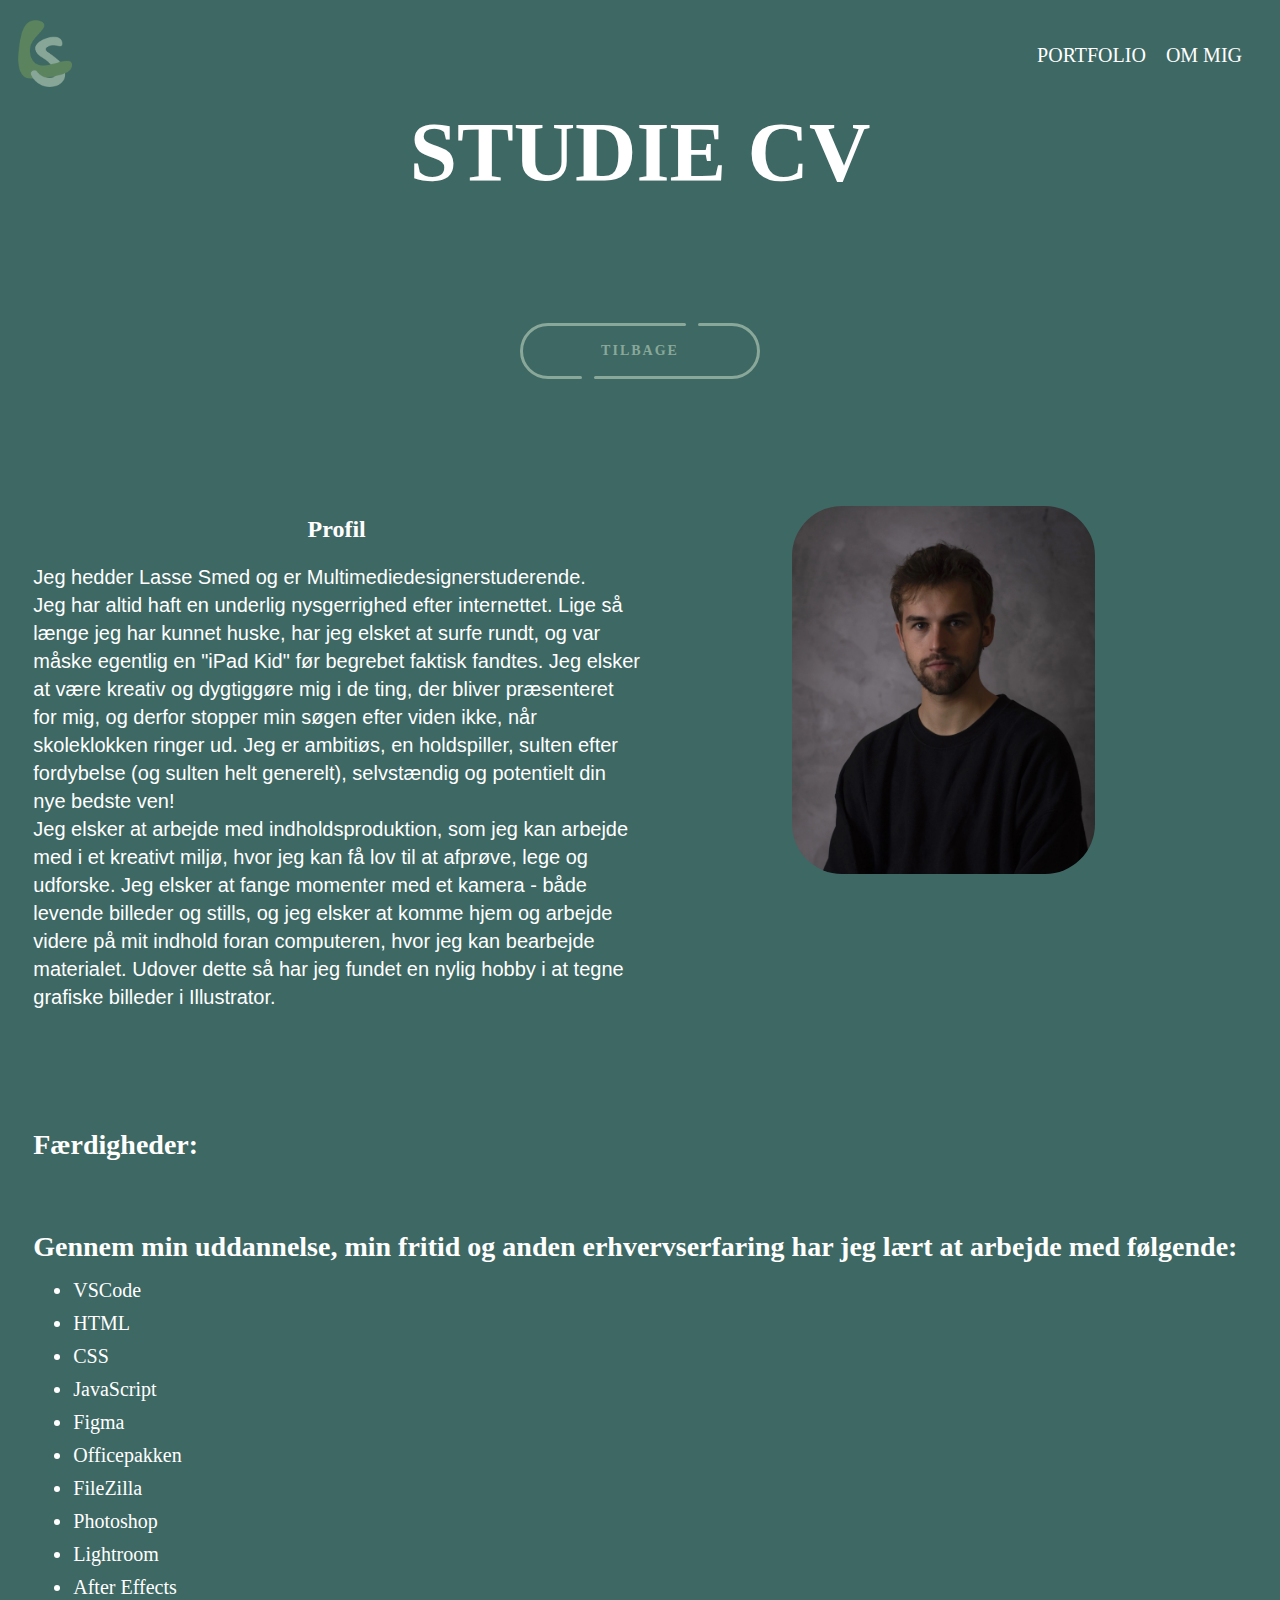
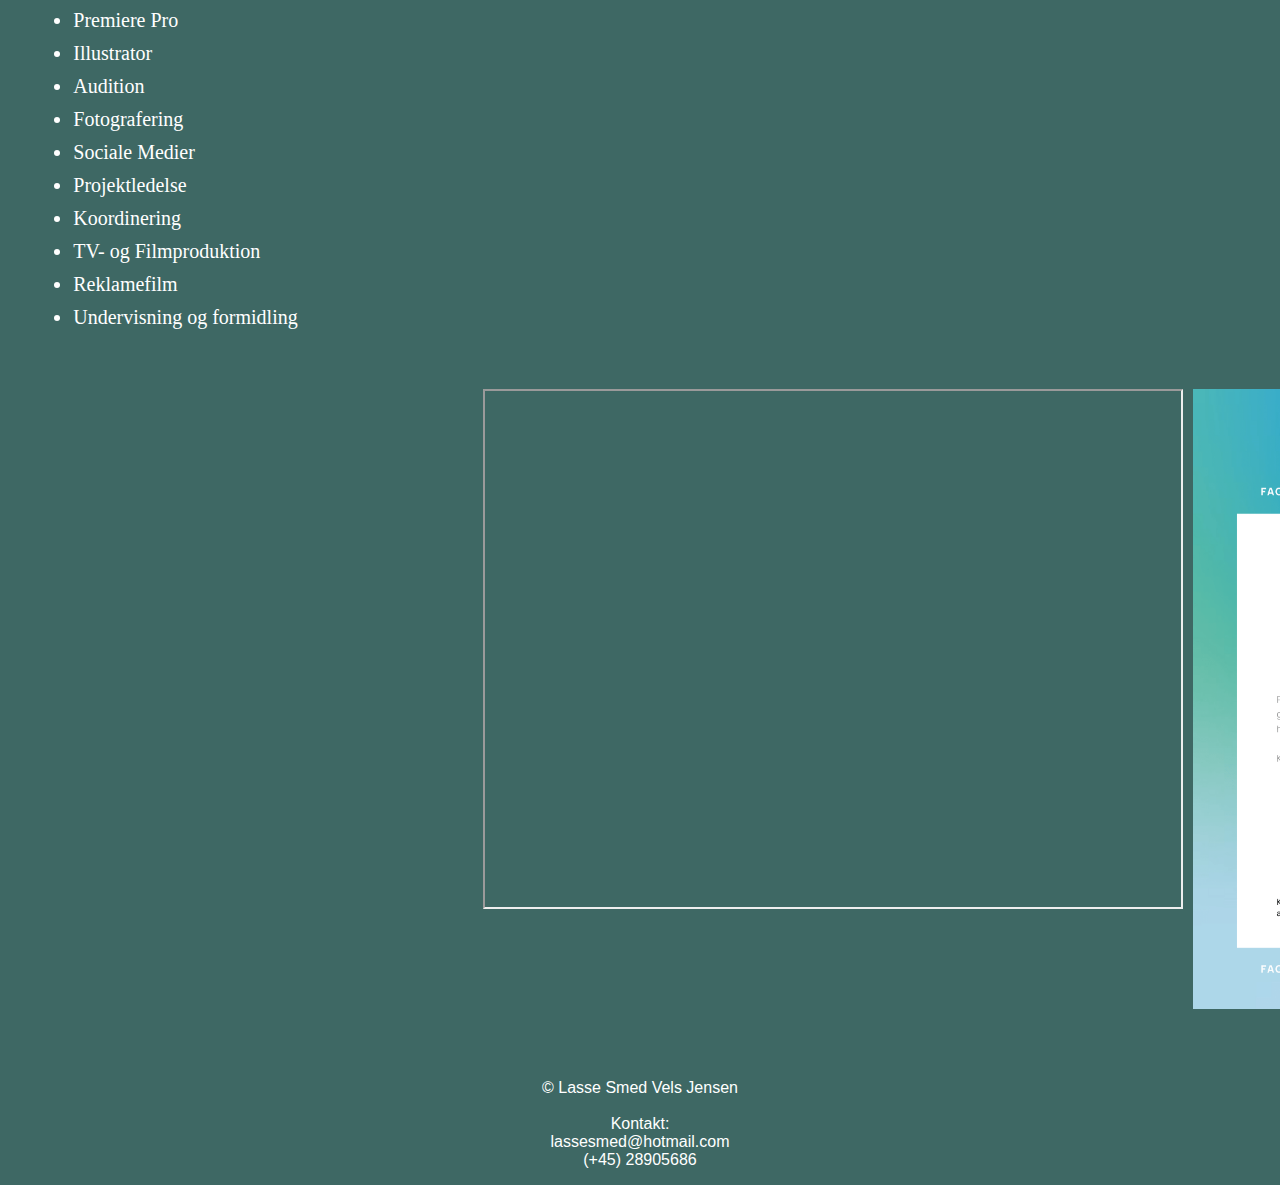
<file: studiecv.html>
<!DOCTYPE html>
<html lang="da">

<head>
    <meta charset="UTF-8">
    <meta name="viewport" content="width=device-width, initial-scale=1.0">
    <meta name="robots" content="noindex">
    <link rel="stylesheet" href="general.css">
    <link rel="stylesheet" href="stylesheet.css">
    <link rel="stylesheet" href="stylesheetmobil.css">
    <link rel="icon" href="imgs/Logo4.webp" type="image/webp">
    <title>Studie CV</title>
</head>

<body>

    <div class="header">
        <a href="index.html">
            <img class="navlogo" src="imgs/Logo4.webp" alt="logo">
        </a>
        <ul class="navlist">
            <li><a href="Portfolio.html">PORTFOLIO</a></li>
            <li><a href="about.html">OM MIG</a></li>
        </ul>
    </div>

    <h1>STUDIE CV</h1>
    <div class="containerknap">
        <a href="about.html" class="button type--C">
            <div class="button__line"></div>
            <div class="button__line"></div>
            <span class="button__text">TILBAGE</span>
            <div class="button__drow1"></div>
            <div class="button__drow2"></div>
        </a>
    </div>
    <div class="padding">


        <div class="grid_1_1">
            <div>
                <h2>Profil</h2>
                <p class="ppc">Jeg hedder Lasse Smed og er Multimediedesignerstuderende. <br>
                    Jeg har altid haft en underlig nysgerrighed efter internettet. Lige så længe jeg har kunnet huske,
                    har jeg elsket at surfe rundt, og var måske egentlig en "iPad Kid" før begrebet faktisk fandtes. Jeg
                    elsker at være kreativ og dygtiggøre mig i de ting, der bliver præsenteret for mig, og derfor
                    stopper min søgen efter viden ikke, når skoleklokken ringer ud. Jeg er ambitiøs, en holdspiller,
                    sulten
                    efter fordybelse (og sulten helt generelt), selvstændig og potentielt din nye bedste ven! <br>
                    Jeg elsker at arbejde med indholdsproduktion, som jeg kan arbejde med i et kreativt miljø, hvor jeg
                    kan få lov til at afprøve, lege og udforske. Jeg elsker at fange momenter med et kamera - både
                    levende billeder og stills, og jeg elsker at komme hjem og arbejde videre på mit indhold foran
                    computeren, hvor jeg kan bearbejde materialet.
                    Udover dette så har jeg fundet en nylig hobby i at tegne grafiske billeder i Illustrator.
                    <br><br>
                </p>
            </div>
            <img class="cv" src="imgs/cv.webp" alt="CV Billede">

            <h2 class="h2pc">Færdigheder:</h2>
        </div>
        <h2 class="h2pc">Gennem min uddannelse, min fritid og anden erhvervserfaring har jeg lært at arbejde
            med følgende:</h2>

        <ul>
            <li>VSCode</li>
            <li>HTML</li>
            <li>CSS</li>
            <li>JavaScript</li>
            <li>Figma</li>
            <li>Officepakken</li>
            <li>FileZilla</li>
            <li>Photoshop</li>
            <li>Lightroom</li>
            <li>After Effects</li>
            <li>Premiere Pro</li>
            <li>Illustrator</li>
            <li>Audition</li>
            <li>Fotografering</li>
            <li>Sociale Medier</li>
            <li>Projektledelse</li>
            <li>Koordinering</li>
            <li>TV- og Filmproduktion</li>
            <li>Reklamefilm</li>
            <li>Undervisning og formidling</li>
        </ul>

        <div>

        </div>
        <div class="grid_1_1_1_ingen_rows">

            <div><iframe class="pdf2" src="imgs/PDF/Photoshop1.pdf"></iframe></div>
            <div><iframe class="pdf1" src="imgs/PDF/journalistuddannelse.pdf"></iframe></div>
            <div><img class="photoshop2" src="imgs/photoshop2.png" alt="Photoshop2"></div>
        </div>




    </div>

    <footer>

        <p> © Lasse Smed Vels Jensen <br><br>
            Kontakt: <br>
            lassesmed@hotmail.com <br>
            (+45) 28905686</p>
    </footer>
</body>



</html>
</file>
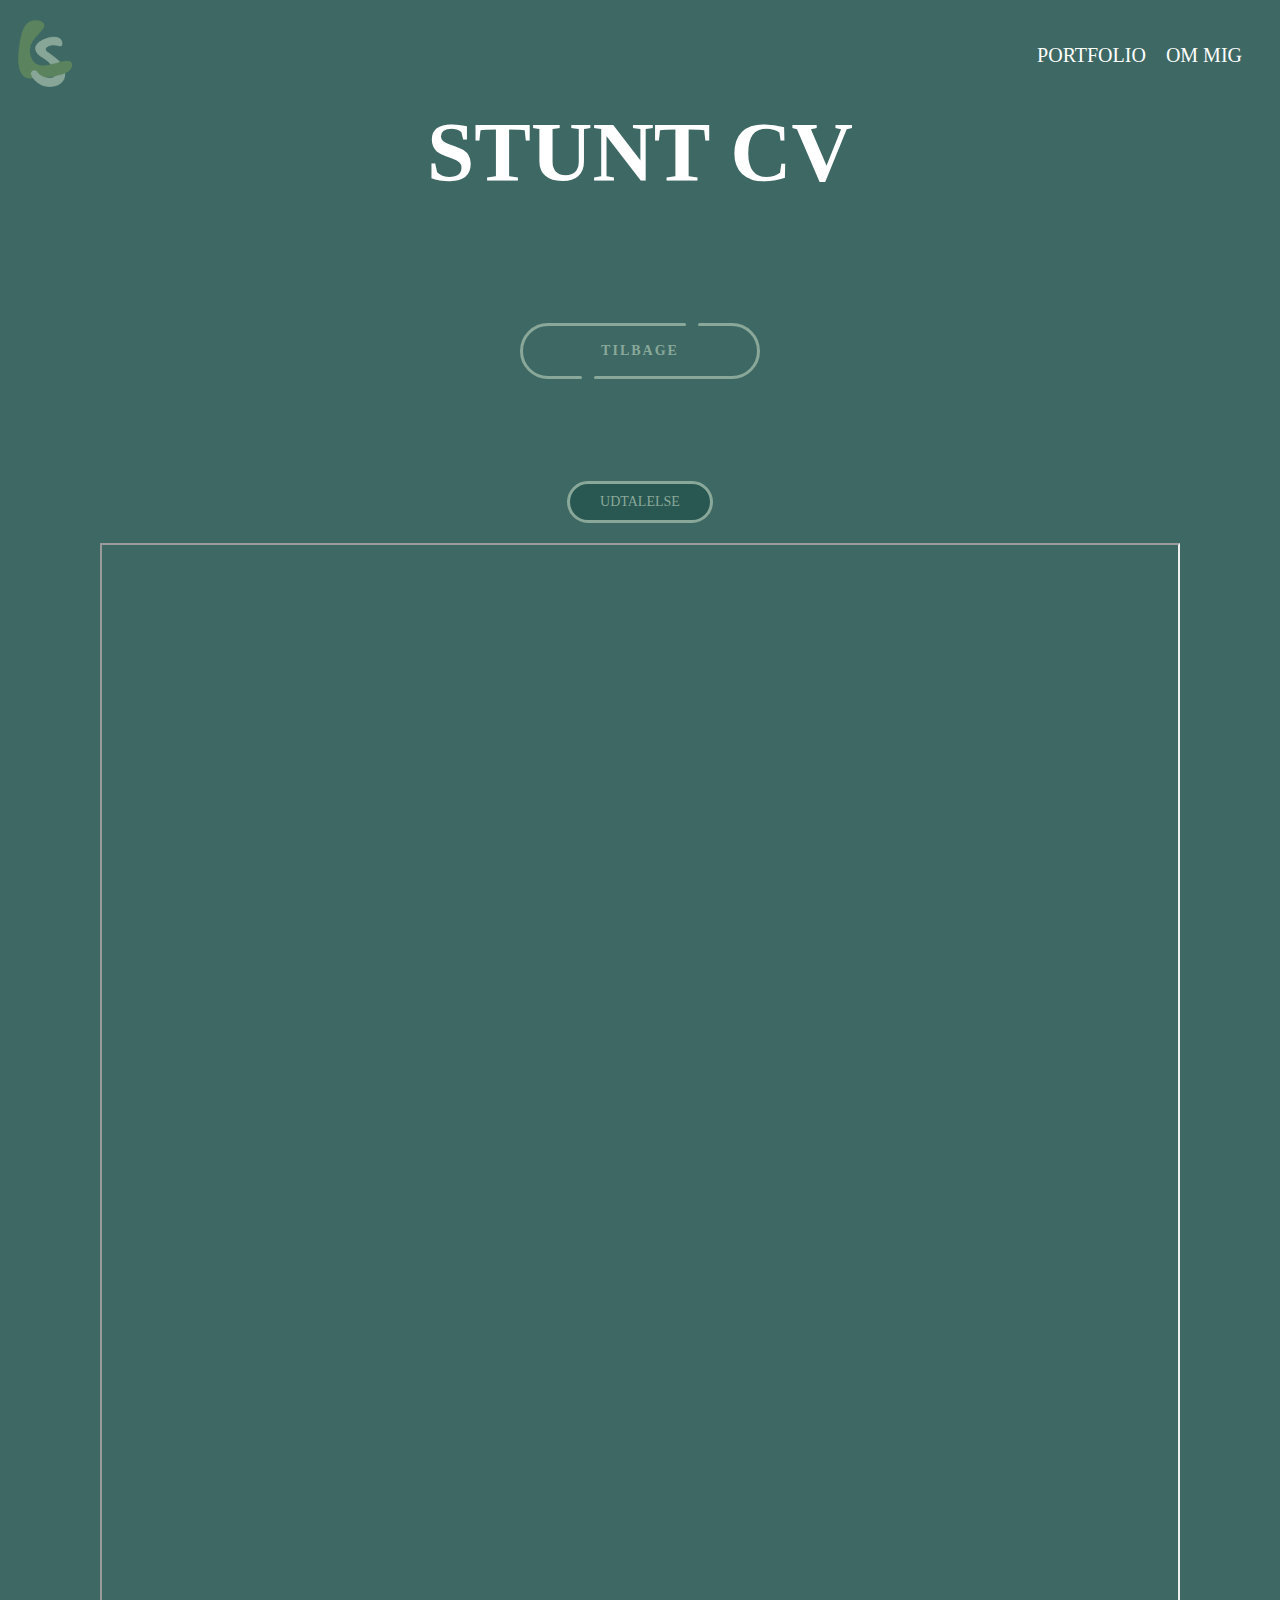
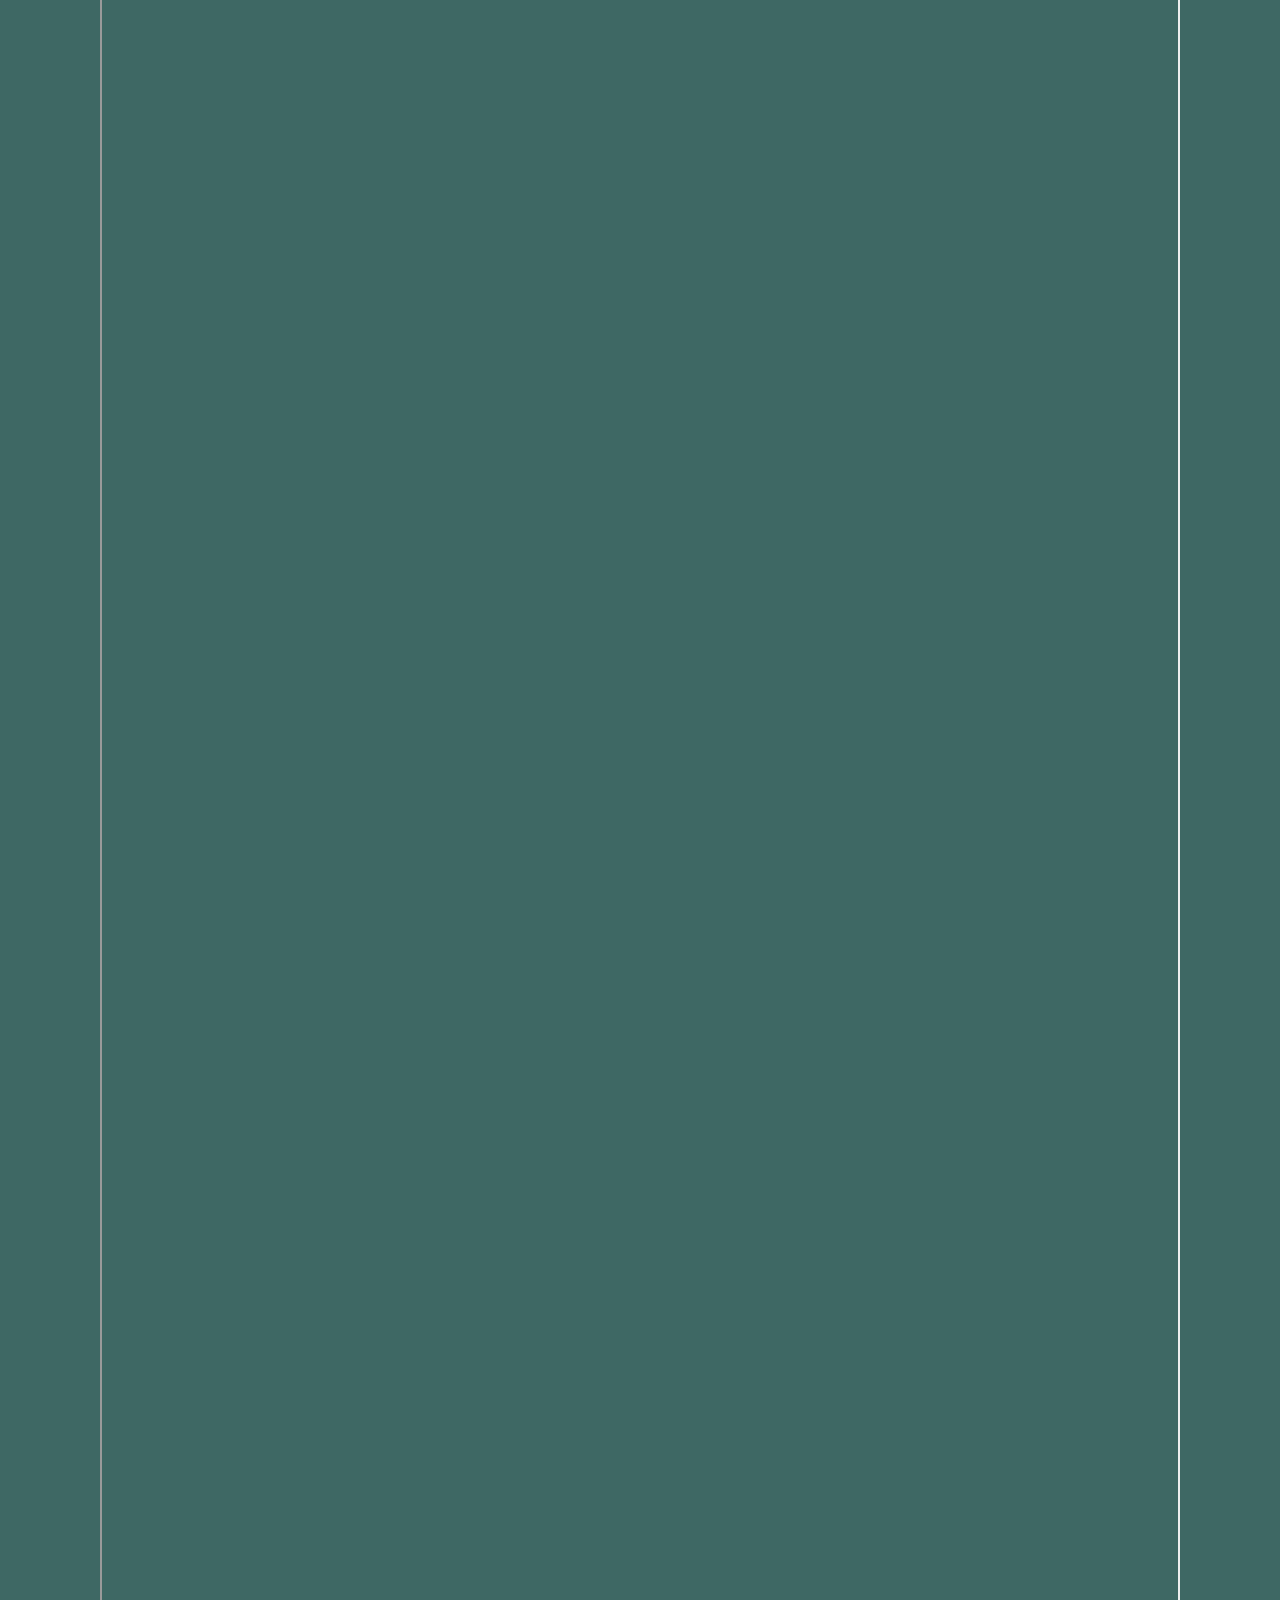
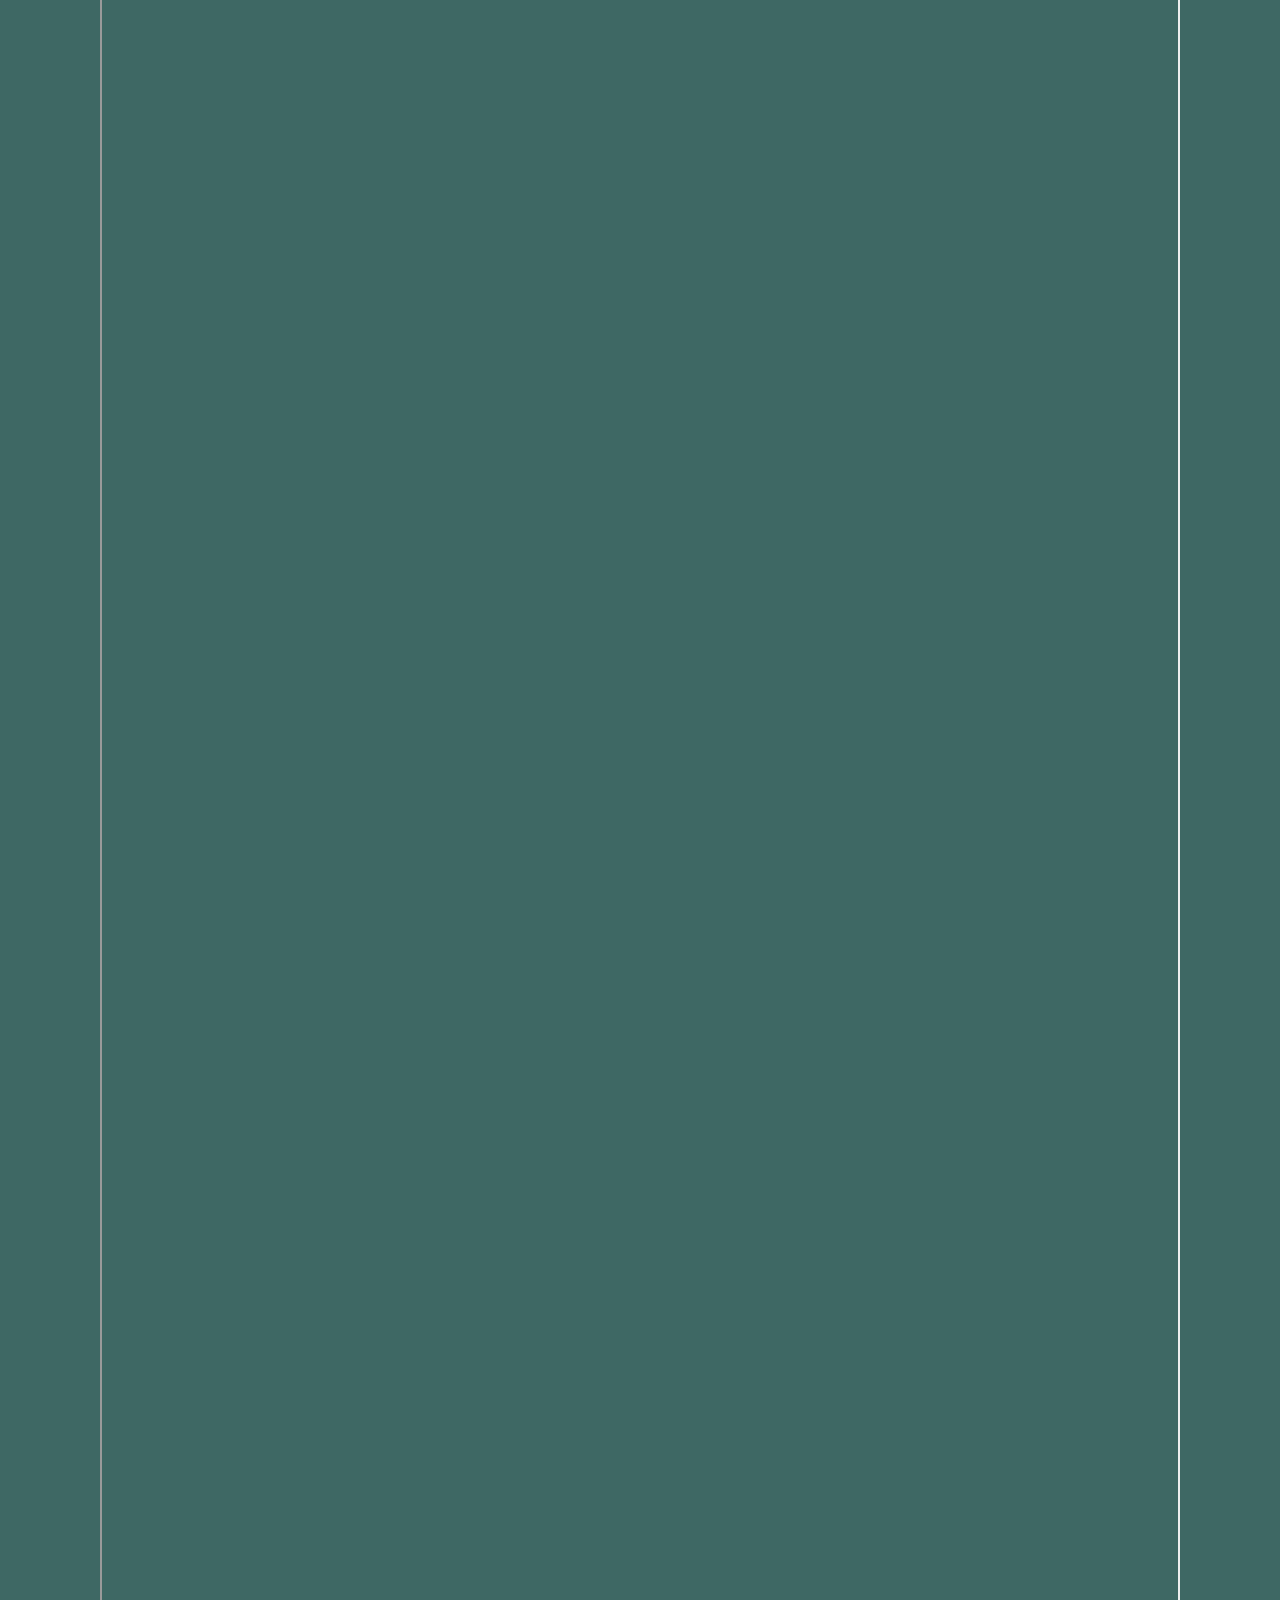
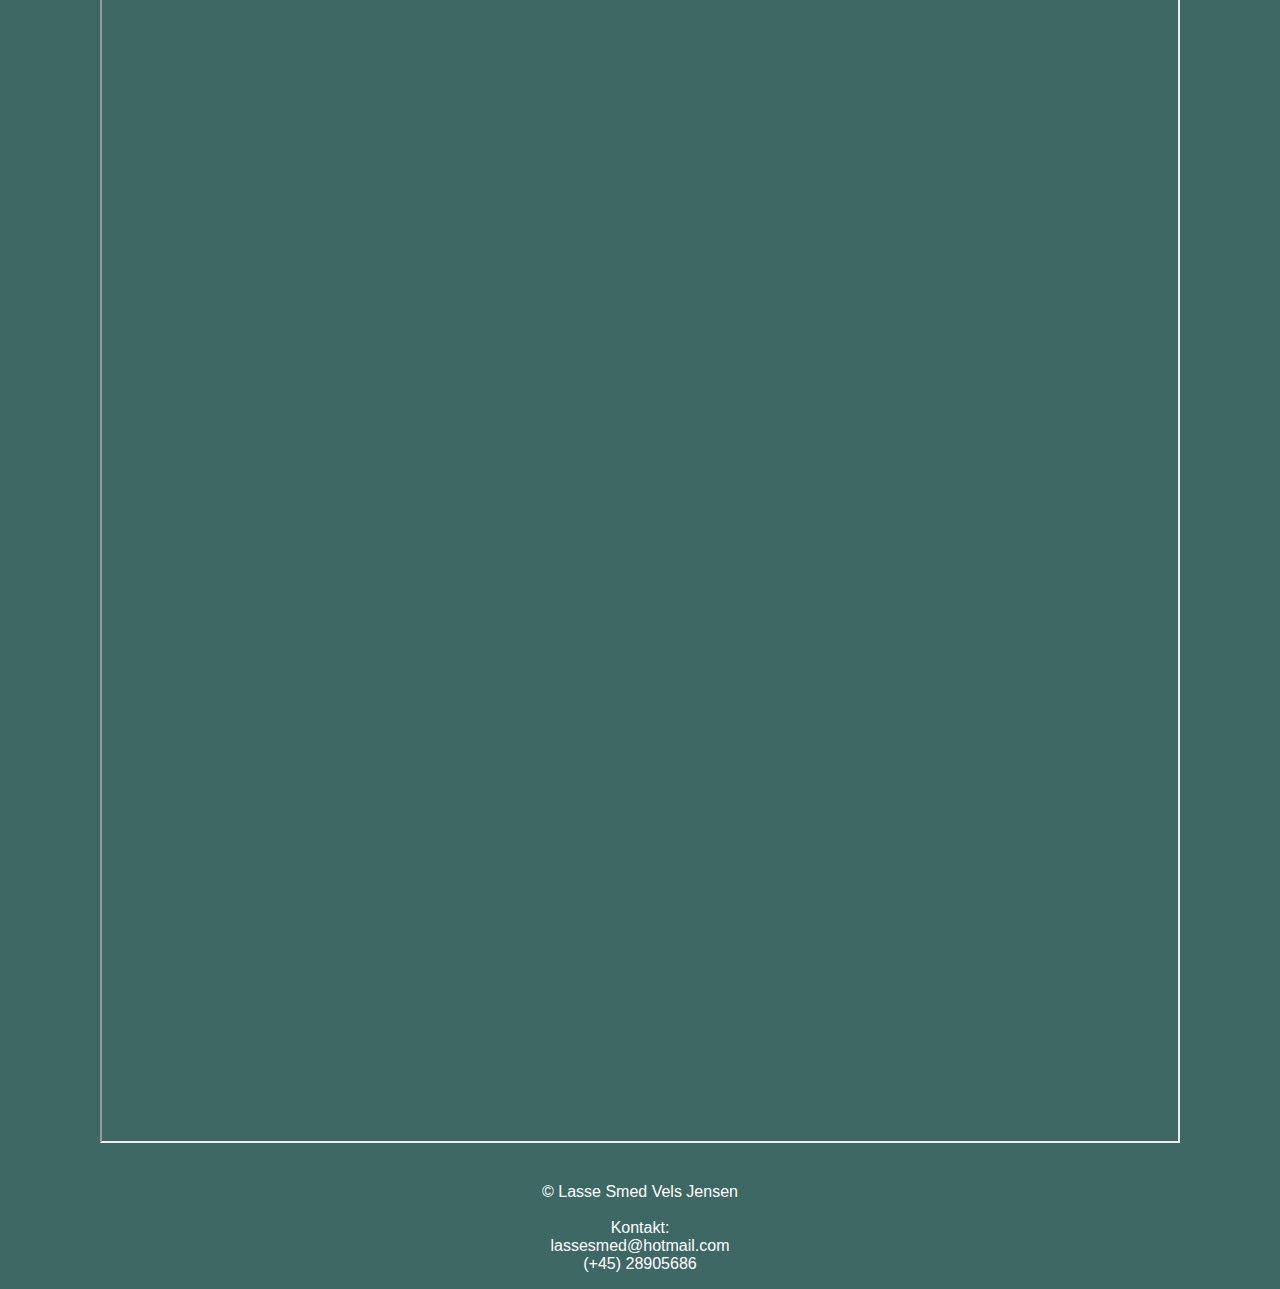
<file: stuntcv.html>
<!DOCTYPE html>
<html lang="da">

<head>
    <meta charset="UTF-8">
    <meta name="viewport" content="width=device-width, initial-scale=1.0">
    <meta name="robots" content="noindex">
    <link rel="stylesheet" href="general.css">
    <link rel="stylesheet" href="stylesheet.css">
    <link rel="stylesheet" href="stylesheetmobil.css">
    <link rel="icon" href="imgs/Logo4.webp" type="image/webp">
    <title>Professionelt CV</title>
</head>

<body>

    <div class="header">
        <a href="index.html">
            <img class="navlogo" src="imgs/Logo4.webp" alt="logo">
        </a>
        <ul class="navlist">
            <li><a href="Portfolio.html">PORTFOLIO</a></li>
            <li><a href="about.html">OM MIG</a></li>
        </ul>
    </div>

    <h1>STUNT CV</h1>
    <div class="containerknap">
        <a href="about.html" class="button type--C">
            <div class="button__line"></div>
            <div class="button__line"></div>
            <span class="button__text">TILBAGE</span>
            <div class="button__drow1"></div>
            <div class="button__drow2"></div>
        </a>
    </div>

    <div class="btn_container3">
        <a href="imgs/PDF/Statement-Lasse-Smed.pdf" class="btn3" target="_blank"> <span>UDTALELSE</span></a>
    </div>





    <iframe class="pdf" src="imgs/PDF/LasseCV.pdf"></iframe>


    <iframe class="pdfmobil" src="imgs/PDF/LasseCV1.pdf"></iframe>
    <iframe class="pdfmobil" src="imgs/PDF/LasseCV2.pdf"></iframe>
    <iframe class="pdfmobil" src="imgs/PDF/LasseCV3.pdf"></iframe>
    <iframe class="pdfmobil" src="imgs/PDF/LasseCV4.pdf"></iframe>

    <footer>

        <p> © Lasse Smed Vels Jensen <br><br>
            Kontakt: <br>
            lassesmed@hotmail.com <br>
            (+45) 28905686</p>
    </footer>

</body>

</html>
</file>
<file: general.css>
/*** MINE TRE TARGET BLANK-KNAPPER, SOM ÅBNER EN NY FANE ***/

a[target="_blank"] {
  color: #487551;
}

a.spilknap[target="_blank"] {
  color: #ffffff;
}

.highlight-link {
  color: #487551;
}

.btn_container3 .btn3[target="_blank"] {
  color: #89a899;
}

* {
  box-sizing: border-box;
}

.portfolioh1 {
  margin-bottom: 25px;
}

h1,
h2 {
  text-align: center;
  margin: 10px 0;
}

p {
  font-family: Arial, Helvetica, sans-serif;
  font-style: normal;
  font-weight: normal;
  color: white;
  max-width: 65ch;
  word-wrap: break-word;
}

/*** H1 ***/

h1 {
  color: white;
  text-align: center;
  font-size: 85px;
  margin: 0;
}

/*** H2 ***/

h2 {
  color: white;
}

/*** H3 ***/

h3 {
  color: white;
}

.anmeldtekst {
  font-family: "Gochi Hand", "sans-serif";
  padding: 20px;
  color: white;
}

/*** TIMELINE ***/

.timeline {
  position: relative;
  max-width: 1200px;
  margin: 0 auto;
}

/*** SØJLEN ***/

.timeline::after {
  content: "";
  position: absolute;
  width: 6px;
  background-color: white;
  top: 0;
  bottom: 0;
  left: 50%;
  margin-left: -3px;
}

/*** CONTAINER OMKRING INDHOLD ***/
.container {
  padding: 10px 40px;
  position: relative;
  width: 50%;
}

/*** CIRKLEN ***/
.container::after {
  content: "";
  position: absolute;
  width: 25px;
  height: 25px;
  right: -17px;
  background-color: white;
  border: 4px solid #89a899;
  top: 15px;
  border-radius: 50%;
  z-index: 1;
}

/*** PLACERER HØJRE CONTAINER TIL HØJRE ***/
.right {
  left: 50%;
}

/*** POINTEREN - HØJRE ***/

.left::before {
  content: " ";
  height: 0;
  position: absolute;
  top: 22px;
  width: 0;
  z-index: 1;
  right: 30px;
  border: medium solid white;
  border-width: 10px 0 10px 10px;
  border-color: transparent transparent transparent white;
}

/*** POINTEREN - VENSTRE ***/

.right::before {
  content: " ";
  height: 0;
  position: absolute;
  top: 22px;
  width: 0;
  z-index: 1;
  left: 30px;
  border: medium solid white;
  border-width: 10px 10px 10px 0;
  border-color: transparent white transparent transparent;
}

/*** PLACERER CIRKLEN TIL VENSTRE FOR SØJLEN ***/

.right::after {
  left: -16px;
}

/*** BOKSE MED TEMAER ***/
.content {
  padding: 20px 30px;
  background-color: #89a899;
  position: relative;
  border-radius: 6px;
}

.btn_container1 {
  text-align: right;
  margin-top: 50px;
}

.btn_container2 {
  text-align: left;
  margin-top: 50px;
}

.btn_container3 {
  text-align: left;
  margin-top: 50px;
  display: flex;
  justify-content: center;
  margin: 0;
  margin-bottom: 20px;
}

/*** KNAP PÅ "OM MIG ***/

.btn1,
.btn2,
.btn3 {
  text-align: right;
  font-weight: 200;
  font-size: 14px;
  color: #fff;
  background-color: #295852;
  padding: 10px 30px;
  box-shadow: rgb(0, 0, 0) 0px 0px 0px 0px;
  border-radius: 50px 0px 0px 50px;
  transition: 1000ms;
  transform: translateY(0);
  align-items: center;
  cursor: pointer;
  text-decoration: none;
  max-width: 100%;
}

/*** ÆNDRER PÅ LOOKET AF KNAP 2 ***/

.btn2 {
  border-radius: 0px 50px 50px 0px;
  text-align: left;
}

.btn3 {
  border-radius: 50px 50px 50px 50px;
  text-align: center;
  border: 5px;
  border: solid 3px #89a899;
}

/*** HOVER AF KNAPPERNE ***/

.btn1:hover,
.btn2:hover,
.btn3:hover {
  transition: 1000ms;
  padding: 10px 50px;
  transform: translateY(0);
  background-color: #fff;
  color: #487551;
  border: solid 2px #487551;
}

/*** SLIDESHOW - COMPUTERSITE + VIRKSOMHEDSSITE ***/

.slideshow-container {
  position: relative;
  width: 80%;
  max-width: 800px;
  margin: auto;
  overflow: hidden;
  border-radius: 10px;
}

.slideshow {
  position: relative;
  width: 100%;
  height: 100%;
}

.slides {
  display: flex;
  transition: transform 0.5s ease-in-out;
}

.slide {
  min-width: 100%;
  box-sizing: border-box;
}

.slide img {
  width: 100%;
  display: block;
  border-radius: 10px;
}

input[type="radio"] {
  display: none;
}

#slide1:checked ~ .slides {
  transform: translateX(0%);
}

#slide2:checked ~ .slides {
  transform: translateX(-100%);
}

#slide3:checked ~ .slides {
  transform: translateX(-200%);
}

#slide4:checked ~ .slides {
  transform: translateX(-300%);
}

#slide5:checked ~ .slides {
  transform: translateX(-400%);
}

#slide1-2:checked ~ .slides {
  transform: translateX(0%);
}

#slide2-2:checked ~ .slides {
  transform: translateX(-100%);
}

#slide3-2:checked ~ .slides {
  transform: translateX(-200%);
}

#slide4-2:checked ~ .slides {
  transform: translateX(-300%);
}

#slide5-2:checked ~ .slides {
  transform: translateX(-400%);
}

.navigation {
  position: absolute;
  width: 100%;
  bottom: 10px;
  display: flex;
  justify-content: center;
}

.nav-btn {
  width: 15px;
  height: 15px;
  margin: 0 5px;
  margin-bottom: 7px;
  background-color: #fff;
  border-radius: 50%;
  cursor: pointer;
  border: 2px solid #333;
  transition: background-color 0.3s;
}

.navlist li a:hover {
  color: #d4d4d4;
}

input[type="radio"]:checked + .nav-btn {
  background-color: #333;
}

.h2pc {
  margin-top: 60px;
  text-align: left;
  font-size: 28px;
}

/*** LISTER OVER DE TING JEG HAR ARBEJDET MED ***/

ul {
  margin-bottom: 60px;
}

ul li {
  color: white;
  font-size: 1.1rem;
  margin: 10px 0;
  font-size: 20px;
}

/*** EKSTRA PADDING PÅ MINE PROCES-SIDER ***/

.padding {
  padding: 2%;
}

.tilbageknap {
  width: 100%;
  margin-top: 20px;
  margin-bottom: 20px;
  display: flex;
  justify-content: left;
}

.spilknap {
  display: inline-block;
  padding: 10px 20px;
  font-size: 16px;
  color: #fff;
  background-color: #89a899;
  text-align: center;
  text-decoration: none;
  border-radius: 5px;
  transition: background-color 0.3s ease;
  margin-bottom: 10px;
}

.spilknap:hover {
  background-color: #548f82;
}

/*** FARVER UDENPÅ KNAPPEN OG STREGERNES FARVE I TILBAGE-KNAPPEN ***/

.type--C {
  --line_color: #89a899;
  --back_color: #295852;
}

/*** GENEREL STYLING AF KNAPPEN ***/

.button {
  position: relative;
  z-index: 0;
  width: 240px;
  height: 56px;
  text-decoration: none;
  font-size: 14px;
  font-weight: bold;
  color: var(--line_color);
  letter-spacing: 2px;
  transition: all 0.3s ease;
}

/*** CENTRERER MIT TEKSTINDHOLD INDENI KNAPPEN ***/

.button__text {
  display: flex;
  justify-content: center;
  align-items: center;
  width: 100%;
  height: 100%;
}

/*** STREGERNE INDENI KNAPPEN - FØR OG EFTER ***/

.button::before,
.button::after,
.button__text::before,
.button__text::after {
  content: "";
  position: absolute;
  height: 3px;
  border-radius: 2px;
  background: var(--line_color);
  transition: all 0.5s ease;
}

/*** POSITIONERING AF DE ANIMEREDE STREGER ***/

.button::before {
  top: 0;
  left: 54px;
  width: calc(100% - 56px * 2 - 16px);
}
.button::after {
  top: 0;
  right: 54px;
  width: 8px;
}
.button__text::before {
  bottom: 0;
  right: 54px;
  width: calc(100% - 56px * 2 - 16px);
}
.button__text::after {
  bottom: 0;
  left: 54px;
  width: 8px;
}

/*** STYLING AF LINJERNE DER OMRINGER TEKSTEN ***/

.button__line {
  position: absolute;
  top: 0;
  width: 56px;
  height: 100%;
  overflow: hidden;
}
.button__line::before {
  content: "";
  position: absolute;
  top: 0;
  width: 150%;
  height: 100%;
  box-sizing: border-box;
  border-radius: 300px;
  border: solid 3px var(--line_color);
}

/*** PLACERING AF KNAPPENS LINJER ***/

.button__line:nth-child(1),
.button__line:nth-child(1)::before {
  left: 0;
}
.button__line:nth-child(2),
.button__line:nth-child(2)::before {
  right: 0;
}

/*** HOVER AF TILBAGE-KNAPPEN ***/

.button:hover {
  letter-spacing: 6px;
}
.button:hover::before,
.button:hover .button__text::before {
  width: 8px;
}
.button:hover::after,
.button:hover .button__text::after {
  width: calc(100% - 56px * 2 - 16px);
}

/*** STREGER VED HOVER ***/

.button__drow1,
.button__drow2 {
  position: absolute;
  z-index: -1;
  border-radius: 16px;
  transform-origin: 16px 16px;
}
.button__drow1 {
  top: -16px;
  left: 40px;
  width: 32px;
  height: 0;
  transform: rotate(30deg);
}
.button__drow2 {
  top: 44px;
  left: 77px;
  width: 32px;
  height: 0;
  transform: rotate(-127deg);
}

/*** STYLING AF STREGER VED HOVER ***/

.button__drow1::before,
.button__drow1::after,
.button__drow2::before,
.button__drow2::after {
  content: "";
  position: absolute;
}
.button__drow1::before {
  bottom: 0;
  left: 0;
  width: 0;
  height: 32px;
  border-radius: 16px;
  transform-origin: 16px 16px;
  transform: rotate(-60deg);
}
.button__drow1::after {
  top: -10px;
  left: 45px;
  width: 0;
  height: 32px;
  border-radius: 16px;
  transform-origin: 16px 16px;
  transform: rotate(69deg);
}
.button__drow2::before {
  bottom: 0;
  left: 0;
  width: 0;
  height: 32px;
  border-radius: 16px;
  transform-origin: 16px 16px;
  transform: rotate(-146deg);
}
.button__drow2::after {
  bottom: 26px;
  left: -40px;
  width: 0;
  height: 32px;
  border-radius: 16px;
  transform-origin: 16px 16px;
  transform: rotate(-262deg);
}

/*** GIVER FARVEN --BACK_COLOR TIL STREGERNE ***/

.button__drow1,
.button__drow1::before,
.button__drow1::after,
.button__drow2,
.button__drow2::before,
.button__drow2::after {
  background: var(--back_color);
}

/*** ANIMATION AF KNAP VED HOVER ***/

.button:hover .button__drow1 {
  animation: drow1 ease-in 0.06s;
  animation-fill-mode: forwards;
}
.button:hover .button__drow1::before {
  animation: drow2 linear 0.08s 0.06s;
  animation-fill-mode: forwards;
}
.button:hover .button__drow1::after {
  animation: drow3 linear 0.03s 0.14s;
  animation-fill-mode: forwards;
}
.button:hover .button__drow2 {
  animation: drow4 linear 0.06s 0.2s;
  animation-fill-mode: forwards;
}
.button:hover .button__drow2::before {
  animation: drow3 linear 0.03s 0.26s;
  animation-fill-mode: forwards;
}
.button:hover .button__drow2::after {
  animation: drow5 linear 0.06s 0.32s;
  animation-fill-mode: forwards;
}

/*** KEYFRAME ANIMATION AF STREGER ***/

@keyframes drow1 {
  0% {
    height: 0;
  }
  100% {
    height: 100px;
  }
}
@keyframes drow2 {
  0% {
    width: 0;
    opacity: 0;
  }
  10% {
    opacity: 0;
  }
  11% {
    opacity: 1;
  }
  100% {
    width: 120px;
  }
}
@keyframes drow3 {
  0% {
    width: 0;
  }
  100% {
    width: 80px;
  }
}
@keyframes drow4 {
  0% {
    height: 0;
  }
  100% {
    height: 120px;
  }
}
@keyframes drow5 {
  0% {
    width: 0;
  }
  100% {
    width: 124px;
  }
}

/*** STYLING AF KNAPPENS CONTAINER ***/

.containerknap {
  width: 100%;
  height: 300px;
  display: flex;
  flex-direction: column;
  justify-content: center;
  align-items: center;
  margin-bottom: -20px;
}

/*** MARGIN AF KNAP ***/

.button:not(:last-child) {
  margin-bottom: 64px;
}

/*** HEADER ***/

.header {
  display: flex;
  align-items: center;
  justify-content: space-between;
  background: #3e6864;
  padding: 0 10px;
}

.navlogo {
  width: 35%;
}

.navlist {
  display: flex;
  list-style-type: none;
  padding: 0;
  margin: 0;
}

.navlist li {
  margin-right: 20px;
  color: white;
}

.navlist li a {
  display: block;
  line-height: 75px;
  text-decoration: none;
  color: inherit;
}

/*** BODY ***/

body {
  background: #3e6864;
}

/*** FOOTER ***/

footer {
  background: #3e6864;
  margin-top: 40px;
}

footer p {
  color: white;
  text-align: center;
  max-width: none;
}

/*** MOBIL ***/

@media (max-width: 750px) {
  .navlist li {
    margin-right: 20px;
    color: white;
    white-space: nowrap;
    font-size: 0.9rem;
  }
  /*** HEADER ***/

  .header {
    display: flex;
    align-items: center;
    background: #3e6864;
    padding: 0 10px;
  }

  .navlogo {
    width: 20%;
  }

  .navlist {
    font-size: 12px;
  }
}
</file>
<file: stylesheet.css>
/*** DESKTOP ***/

@media (min-width: 750px) {
  /*** FORSIDE ***/

  .grid_1_1 {
    grid-template-columns: 1fr 1fr;
    display: grid;
  }

  /*** Forsidetekst ***/

  .forsidetekst {
    color: white;
    text-align: center;
    margin-bottom: 50px;
    line-height: 1.5;
    font-weight: 600;
    font-size: 25px;
    padding-bottom: 10px;
  }

  #hero-video-home {
    display: grid;
    margin-top: 30px;
    width: 71%;
    scale: 1.5;
  }

  #hero-video-home-mobil {
    display: none; /* Tilføjet basisstil */
  }

  .tegning {
    display: grid;
    justify-self: end;
    width: 80%;
    height: 80%;
  }

  /*** TIMELINE BILLEDER  ***/

  .studiestart {
    width: 60%;
  }

  .hjaelpid {
    width: 45%;
  }

  .spil {
    width: 55%;
    margin-top: 5px;
  }

  .central {
    width: 55%;
  }

  /*** OM MIG ***/

  .ommigtekst {
    font-family: Helvetica, sans-serif;
    color: white;
    justify-self: end;
    align-self: center;
    margin-right: 20px;
    line-height: 1.7;
    padding: 2%;
    font-size: 1.2rem;
  }

  .portraet {
    display: block;
    margin-top: 20px;
    margin-left: 20px;
    justify-self: center;
  }

  .anmeld {
    display: block;
    margin-left: auto;
    margin-right: auto;
  }

  .anmeldtekst {
    font-family: "Gochi Hand", "sans-serif";
    padding: 20px;
    font-size: 20px;
    line-height: 1.2;
  }

  .anmeldh2 {
    margin-top: 100px;
    margin-left: 15px;
    font-size: 45px;
    text-align: center;
  }

  .anmeldh3 {
    margin-bottom: 60px;
    margin-left: 15px;
    text-align: center;
  }

  .grid_1_1_1 {
    display: grid;
    grid-template-columns: 1fr 1fr 1fr;
    grid-template-rows: 1fr 1fr;
    gap: 10px;
  }

  /*** STUDIE CV ***/

  .grid_1_1_1_ingen_rows {
    display: grid;
    grid-template-columns: 1fr 1fr 1fr;
    grid-template-rows: 1fr;
    gap: 10px;
  }

  .pdf {
    display: block;
    margin: auto;
    width: 1080px;
    height: 5400px;
  }

  .pdfmobil {
    display: none;
  }

  .stjerner {
    display: block;
    text-align: center;
  }

  .cv {
    display: block;
    margin: 0 auto;
    width: 50%;
    border-radius: 50px;
  }

  .cvp {
    line-height: 1.5;
  }

  .photoshop2 {
    width: 440px;
    height: 620px;
  }

  .pdf1 {
    width: 700px;
    height: 520px;
  }

  .pdf2 {
    width: 440px;
    height: 620px;
    border: none;
  }

  /*** PROCES - COMPUTERSITE ***/

  .pc {
    width: 60%;
    display: block;
    margin: auto;
    padding: 0;
  }

  .ppc {
    margin-bottom: 30px;
    margin-top: 20px;
    font-size: 20px;
    max-width: 65ch;
    word-wrap: break-word;
    line-height: 1.4;
  }

  /*** PROCES - EMNESITE ***/

  .mindmap {
    width: 100%;
    object-fit: contain;
    height: 550px;
  }

  .papir {
    margin-left: 50px;
  }

  .moodboard {
    width: 50%;
  }

  /*** PROCES - SPIL ***/

  .aktivitetsdiagram {
    width: 90%;
  }

  .statemachinediagram {
    width: 90%;
  }

  .userstories {
    width: 30%;
  }

  /*** SPIL - GALLERI ***/

  .grid_1_1_1 div {
    justify-content: center;
    align-items: center;
    margin: 0;
  }
  .række1,
  .række2,
  .række3,
  .række4,
  .række5,
  .række6 {
    display: block;
    margin: 0 auto;
    object-fit: contain;
    height: 170px;
  }

  .række1 {
    width: 100%;
    height: 300px;
    display: block;
  }

  .række2 {
    width: 35%;
  }

  .række3 {
    width: 80%;
    height: 400px;
    padding: 1%;
  }

  .række4 {
    width: 70%;
    height: 300px;
    padding: 5%;
  }

  .række5 {
    width: 90%;
    height: 400px;
    padding-bottom: 5%;
  }

  .række6 {
    height: 400px;
    width: 90%;
  }

  /*** PROCES - PASSIONSSITE ***/

  .ppassion {
    line-height: 1.4;
    font-size: 20px;
    max-width: 65ch;
    word-wrap: break-word;
  }

  .inner-grid {
    display: grid;
    grid-template-columns: repeat(2, 1fr);
    gap: 10px;
    margin-top: 20px;
  }

  .grid-item img {
    width: 100%;
    height: auto;
    display: block;
  }

  /*** PROCES - VIRKSOMHEDSSITE ***/

  .moodboardchc {
    display: grid;
    width: 99%;
    gap: 10px;
  }

  .styletilechc {
    display: grid;
    width: 100%;
    gap: 10px;
  }

  .kaffe {
    width: 50%;
    margin-left: 180px;
    position: absolute;
    z-index: -1;
  }

  .h2virk {
    margin-top: 37px;
    margin-bottom: 20px;
  }

  .virkimg {
    width: 70%;
  }

  .lottiefile {
    width: 80%;
    margin: 0;
  }

  .virk {
    display: none;
  }

  .lotte {
    display: none;
  }

  .lotti {
    display: none;
  }
  .iframe {
    border: none;
    width: 800px;
    height: 500px;
  }
}
</file>
<file: stylesheetmobil.css>
/*** MOBIL ***/

@media (max-width: 750px) {
  h1,
  h2 {
    text-align: center;
    margin: 10px 0;
  }

  h1 {
    font-size: 2.3rem; /* Juster denne værdi som ønsket */
  }

  .tilbageknap {
    width: 100%;
    margin-top: 20px;
    margin-bottom: 20px;
    display: flex;
    justify-content: center;
  }

  /*** ÆNDRER HEIGHT PÅ KNAP I MOBILVISNING ***/

  .containerknap {
    width: 100%;
    height: 150px;
    display: flex;
    flex-direction: column;
    justify-content: center;
    align-items: center;
  }

  /*** FORSIDE ***/

  /*** Forsidetekst ***/

  .forsidetekst {
    color: white;
    text-align: center;
    margin-bottom: 50px;
    margin-top: 30px;
    line-height: 1.5;
    font-size: 15px;
    font-weight: normal;
    font-size: 18px;
  }

  /*** LOTTIE ***/

  .tegning {
    justify-self: center;
    margin-right: 20px;
    width: 115%;
  }

  #hero-video-home {
    display: none;
  }

  #hero-video-home-mobil {
    display: block;
    width: 80%;
    justify-self: center;
    margin-left: 50px;
  }

  /*** TIMELINE ***/

  /*** FLYTTER STREGEN TIL VENSTRE ***/

  .timeline::after {
    left: 31px;
  }

  .container {
    width: 100%;
    padding-left: 70px;
    padding-right: 25px;
  }

  .container::before {
    left: 60px;
    border: medium solid white;
    border-width: 10px 10px 10px 0;
    border-color: transparent white transparent transparent;
  }

  .left::after,
  .right::after {
    left: 15px;
  }

  .right {
    left: 0%;
  }

  /*** TIMELINE - BILLEDER ***/

  .studiestart {
    width: 50%;
    margin-top: 10px;
  }

  .hjaelpid {
    width: 40%;
    margin-top: 10px;
  }

  .spil {
    width: 70%;
    margin-top: 10px;
    margin-bottom: 5px;
  }

  .central {
    width: 65%;
  }

  /*** OM MIG ***/

  /*** KNAPPER PÅ "OM MIG" ***/

  .btn_container1 {
    text-align: center;
    margin-top: 20px;
    order: 2;
  }

  .btn_container2 {
    text-align: center;
    margin-top: 30px;
    order: 2;
    margin-bottom: 30px;
  }

  .btn1,
  .btn2 {
    font-weight: 200;
    font-size: 14px;
    color: #fff;
    background-color: #295852;
    padding: 10px 30px;
    box-shadow: rgb(0, 0, 0) 0px 0px 0px 0px;
    border-radius: 50px 0px 50px 0px;
    transition: 1000ms;
    transform: translateY(0);
    align-items: center;
    cursor: pointer;
    text-decoration: none;
    max-width: 100%;
  }

  .btn2 {
    border-radius: 0px 50px 0px 50px;
  }

  .btn1:hover,
  .btn2:hover {
    transition: 1000ms;
    padding: 10px 50px;
    transform: translateY(0);
    background-color: #fff;
    color: #487551;
    border: solid 2px #487551;
  }

  .grid_1_1 {
    grid-template-columns: 1fr;
    display: grid;
    gap: 10px;
  }

  .portraet {
    margin-top: 20px;
    margin-left: auto;
    margin-right: auto;
    width: 60%;
  }

  .ommigtekst {
    font-family: sans-serif;
    color: white;
    order: 1;
    margin-left: auto;
    margin-right: auto;
  }

  .anmeld {
    display: block;
    margin-top: 20px;
    margin-left: auto;
    margin-right: auto;
  }

  .anmeldh2,
  .anmeldh3 {
    text-align: center;
  }

  .grid_1_1_1 {
    grid-template-columns: 1fr;
  }

  .stjerner {
    display: flex;
    justify-content: center;
  }

  /*** STUNT CV ***/

  .pdf {
    display: none;
    margin: auto;
    width: 400px;
    height: 2000px;
  }

  .pdfmobil {
    display: block;
    width: 100%;
    height: 550px;
    margin: auto;
    margin-bottom: 15px;
  }

  /*** STUDIE CV ***/

  .cv {
    display: block;
    width: 70%;
    margin: auto;
    border-radius: 50px;
  }

  .pdf1 {
    display: block;
    margin: auto;
    width: 400px;
    height: 300px;
  }

  .pdf2 {
    display: block;
    margin: auto;
    width: 340px;
    height: 470px;
  }

  .photoshop2 {
    display: block;
    margin: auto;
    width: 70%;
    height: auto;
  }

  /*** PROCES - COMPUTERSITE ***/

  .pc {
    width: 90%;
  }

  /*** STYLING AF KNAP VED SLIDESHOW ***/

  .nav-btn {
    width: 15px;
    height: 15px;
    margin: 0 5px;
    background-color: #fff;
    border-radius: 25%;
    cursor: pointer;
    border: 2px solid #333;
    transition: background-color 0.3s;
  }

  /*** PROCES - EMNESITE ***/

  .moodboard {
    width: 100%;
  }

  .mindmap {
    width: 100%;
    object-fit: contain;
    height: auto;
  }

  .papir {
    display: block;
    width: 90%;
    margin: auto;
  }

  .userstories {
    width: 80%;
  }

  .lighthouse {
    width: 100%;
  }

  /*** PROCES - SPIL ***/

  .aktivitetsdiagram {
    width: 100%;
  }

  .grid_1_1_1 div {
    justify-content: center;
    align-items: center;
    margin: 0;
  }
  .række1,
  .række2,
  .række3,
  .række4,
  .række5,
  .række6 {
    display: block;
    margin: 0 auto;
    object-fit: fill;
    height: 130px;
  }

  .række1 {
    width: 100%;
    height: 400px;
    display: block;
  }

  .række2 {
    width: 35%;
    height: 230px;
  }

  .række3 {
    width: 80%;
    height: 400px;
    padding: 1%;
  }

  .række4 {
    width: 70%;
    height: 300px;
    padding: 5%;
  }

  .række5 {
    width: 90%;
    height: 400px;
    padding-bottom: 5%;
  }

  .række6 {
    height: 400px;
    width: 90%;
  }

  .statemachinediagram {
    width: 100%;
  }

  /*** PROCES - PASSIONSSITE ***/

  .iframe {
    width: 100%;
    height: auto;
    display: block;
    border: none;
  }

  .inner-grid {
    display: grid;
    grid-template-columns: repeat(2, 1fr);
    gap: 10px;
    margin-top: 20px;
  }

  .grid-item img {
    width: 100%;
    height: auto;
    display: block;
  }
  /*** PROCES - VIRKSOMHED ***/
  .kaffe {
    width: 70%;
    justify-content: start;
    margin-left: 0;
    position: absolute;
    z-index: -1;
  }

  .moodboardchc {
    display: grid;
    width: 99%;
    gap: 10px;
  }

  .styletilechc {
    display: grid;
    width: 100%;
    gap: 10px;
  }

  .h2virk {
    margin-top: 20px;
    margin-bottom: 20px;
  }

  .grid_2 {
    display: grid;
    grid-template-columns: 1fr 1fr;
    gap: 10px;
  }

  .virk {
    width: 90%;
  }

  .lotti {
    width: 100%;
  }

  .lotte {
    width: 100%;
  }

  /*** GEMMER BILLEDE OG LOTTIE I DESKTOP ***/

  .virkimg {
    display: none;
  }

  .lottie {
    display: none;
  }

  .lottiefile {
    display: none;
  }

  .virksomhedsvideo {
    width: 90%;
    height: auto;
  }
}
</file>
